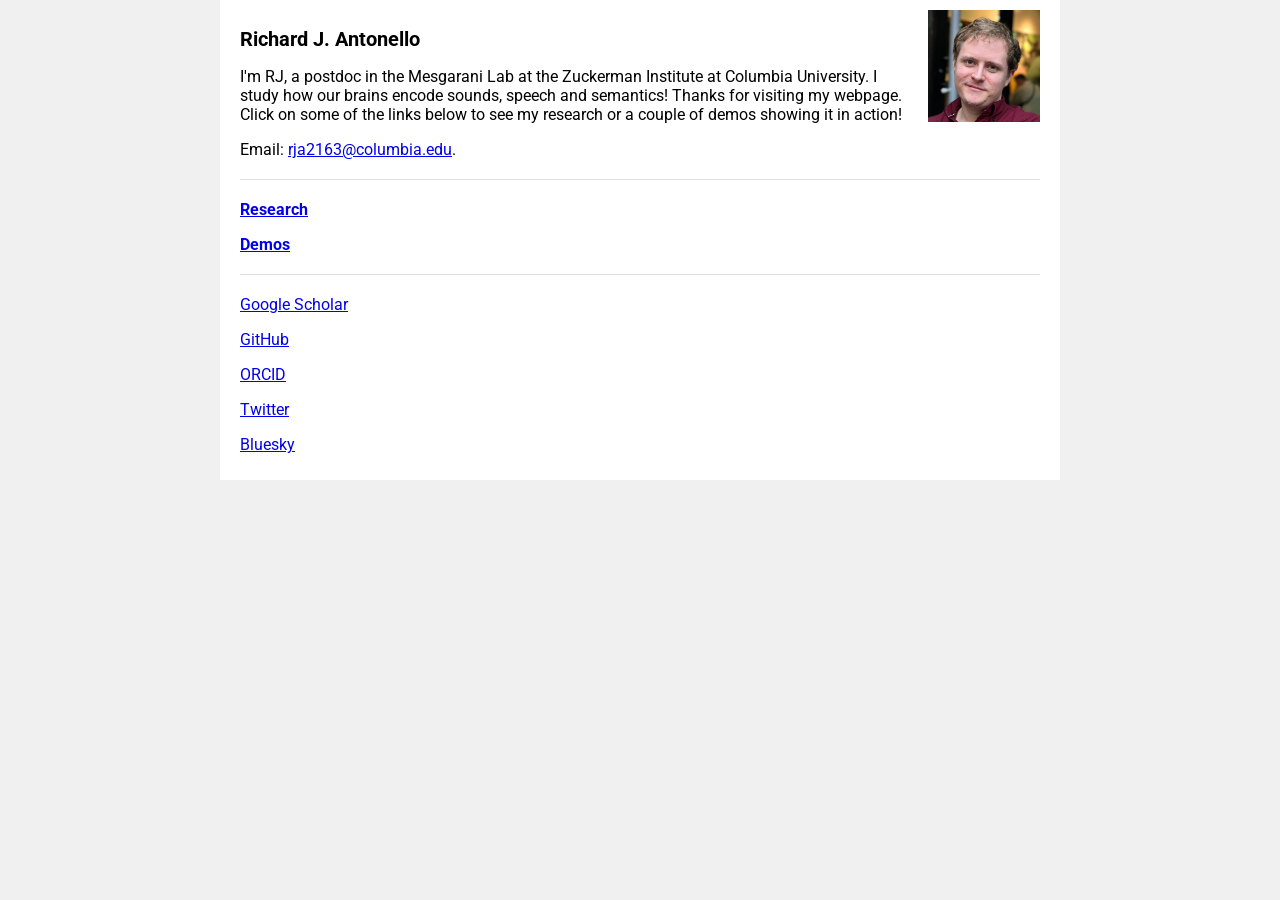
<file: index.html>
<!DOCTYPE html>
<html lang="en">
  <head>
    <meta charset="utf-8" />
    <meta name="viewport" content="width=device-width, initial-scale=1.0" />

    <title>Richard J. Antonello</title>

    <link href="https://fonts.googleapis.com/css?family=Roboto:400,400i,700&display=swap" rel="stylesheet" />
    <link rel="stylesheet" href="/main.css" />

    <meta property="og:title" content="Richard J. Antonello" />
  </head>

  <body>
    <main>
      <article>
        <img src="/images/me.jpg" alt="Richard J. Antonello" style="width:112px;float:right;margin-left:20px;">
        <h1>
          Richard J. Antonello
        </h1>
        <p>
          I'm RJ, a postdoc in the Mesgarani Lab at the Zuckerman Institute at Columbia University. I study how our brains encode sounds, speech and semantics! Thanks for visiting my webpage. Click on some of the links below to see my research or a couple of demos showing it in action!
        </p>
        <p>
          Email: <a href="mailto:rja2163@columbia.edu">rja2163@columbia.edu</a>.
        </p>
        <hr />
        <p>
          <a href="/research/" style="font-weight:bold;">Research</a>
        </p>
        <p>
          <a href="/demos/" style="font-weight:bold;">Demos</a>
        </p>
        <hr />
        <p>
          <a href="https://scholar.google.com/citations?user=EtEVFLoAAAAJ">Google Scholar</a>
        </p>
        <p>
          <a href="https://github.com/RAntonello">GitHub</a>
        </p>
        <p>
          <a href="https://orcid.org/0000-0002-9767-6060">ORCID</a>
        </p>
        <p>
          <a href="https://twitter.com/NeuroRJ">Twitter</a>
        </p>
        <p>
          <a href="https://bsky.app/profile/rjantonello.bsky.social">Bluesky</a>
        </p>
      </article>
    </main>
  </body>
</html>
</file>
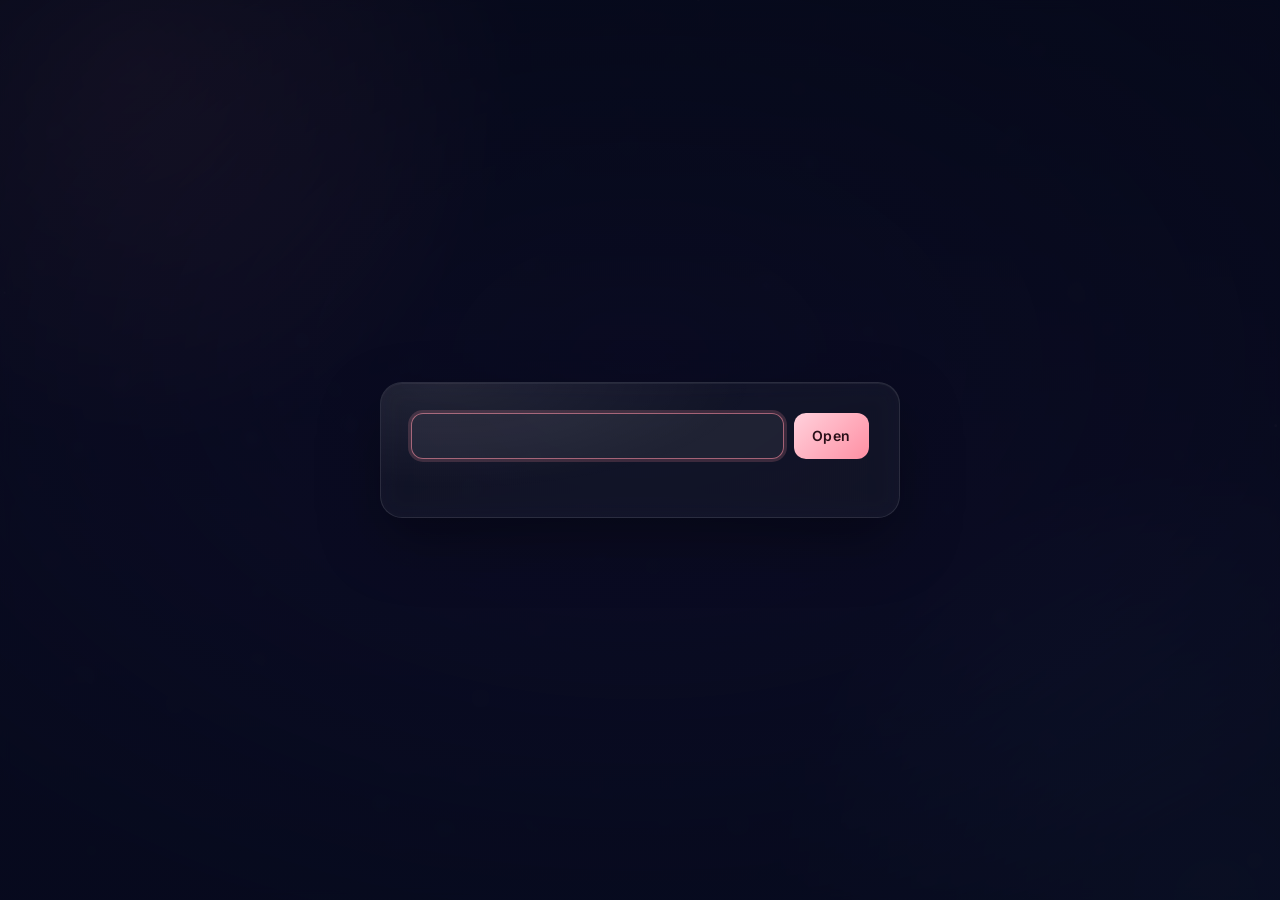
<file: atieh/index.html>
<!DOCTYPE html>
<html lang="en" class="locked">
  <head>
    <meta charset="utf-8" />
    <meta name="viewport" content="width=device-width, initial-scale=1.0" />
    <meta name="robots" content="noindex, nofollow" />
    <meta name="theme-color" content="#070a1c" />

    <title>&#9829;</title>

    <link rel="preconnect" href="https://fonts.googleapis.com" />
    <link rel="preconnect" href="https://fonts.gstatic.com" crossorigin />
    <link
      href="https://fonts.googleapis.com/css2?family=Cormorant+Garamond:ital,wght@0,500;0,600;1,400;1,500&family=Inter:wght@400;500;600;700&display=swap"
      rel="stylesheet"
    />

    <style>
      :root {
        color-scheme: dark;
        --bg0: #070a1c;
        --bg1: #120f30;
        --bg2: #0b0f2e;
        --text: #f6f3f8;
        --muted: rgba(246, 243, 248, 0.62);
        --faint: rgba(246, 243, 248, 0.4);
        --line: rgba(255, 255, 255, 0.1);
        --card: rgba(255, 255, 255, 0.045);
        --rose: #ff8fa3;
        --rose-digit: #ffd6de;
        --sky: #7cc4ff;
        --sky-digit: #d4eaff;
        --serif: "Cormorant Garamond", Georgia, serif;
        --sans: Inter, system-ui, -apple-system, "Segoe UI", sans-serif;
      }

      * {
        box-sizing: border-box;
      }

      html,
      body {
        margin: 0;
      }

      body {
        min-height: 100vh;
        background: linear-gradient(180deg, var(--bg0) 0%, var(--bg1) 60%, var(--bg2) 100%);
        color: var(--text);
        font-family: var(--sans);
        -webkit-font-smoothing: antialiased;
        overflow-x: hidden;
      }

      /* ---------- backdrop ---------- */
      #sky,
      #fx {
        position: fixed;
        inset: 0;
        width: 100%;
        height: 100%;
        display: block;
      }

      #sky {
        z-index: 0;
      }

      #fx {
        z-index: 3;
        pointer-events: none;
      }

      .glow {
        position: fixed;
        z-index: 0;
        pointer-events: none;
        border-radius: 50%;
      }

      .glow-a {
        width: 70vmax;
        height: 70vmax;
        left: -25vmax;
        top: -30vmax;
        background: radial-gradient(circle, rgba(255, 143, 163, 0.22) 0%, rgba(255, 143, 163, 0) 62%);
        animation: drift-a 28s ease-in-out infinite alternate;
      }

      .glow-b {
        width: 80vmax;
        height: 80vmax;
        right: -35vmax;
        bottom: -40vmax;
        background: radial-gradient(circle, rgba(124, 196, 255, 0.2) 0%, rgba(124, 196, 255, 0) 62%);
        animation: drift-b 36s ease-in-out infinite alternate;
      }

      @keyframes drift-a {
        to {
          transform: translate(8vmax, 6vmax);
        }
      }

      @keyframes drift-b {
        to {
          transform: translate(-8vmax, -5vmax);
        }
      }

      /* ---------- layout ---------- */
      .page {
        position: relative;
        z-index: 1;
        max-width: 840px;
        margin: 0 auto;
        padding: var(--sky-pad, 76px) 20px 64px;
      }

      /* ---------- cards ---------- */
      .card {
        position: relative;
        background: var(--card);
        border: 1px solid var(--line);
        border-radius: 22px;
        padding: 26px 28px;
        box-shadow: 0 24px 60px rgba(0, 0, 0, 0.35), inset 0 1px 0 rgba(255, 255, 255, 0.06);
        backdrop-filter: blur(12px);
        -webkit-backdrop-filter: blur(12px);
        transition: border-color 0.4s ease, box-shadow 0.4s ease, transform 0.4s ease;
      }

      .card::before {
        content: "";
        position: absolute;
        inset: 0;
        border-radius: inherit;
        background: radial-gradient(520px 180px at 12% 0%, rgba(255, 255, 255, 0.07), transparent 60%);
        pointer-events: none;
      }

      .card:hover {
        border-color: rgba(255, 255, 255, 0.18);
        transform: translateY(-2px);
      }

      /* ---------- the question at the door ---------- */
      .gate {
        position: fixed;
        inset: 0;
        z-index: 10;
        display: flex;
        align-items: center;
        justify-content: center;
        padding: 24px;
        background: radial-gradient(900px 600px at 50% 40%, rgba(7, 10, 28, 0.55), rgba(7, 10, 28, 0.88));
        backdrop-filter: blur(6px);
        -webkit-backdrop-filter: blur(6px);
        transition: opacity 0.8s ease;
      }

      .gate.open {
        opacity: 0;
        pointer-events: none;
      }

      .gate-card {
        width: min(520px, 100%);
        text-align: center;
        padding: 30px 30px 26px;
      }

      .gate-card:hover {
        transform: none;
      }

      .gate-row {
        display: flex;
        gap: 10px;
      }

      .gate-row input {
        flex: 1;
        min-width: 0;
        background: rgba(255, 255, 255, 0.06);
        border: 1px solid var(--line);
        border-radius: 12px;
        padding: 12px 14px;
        color: var(--text);
        font: 500 16px var(--sans);
        outline: none;
        transition: border-color 0.2s ease, box-shadow 0.2s ease;
      }

      .gate-row input::placeholder {
        color: var(--faint);
      }

      .gate-row input:focus {
        border-color: rgba(255, 143, 163, 0.6);
        box-shadow: 0 0 0 3px rgba(255, 143, 163, 0.18);
      }

      .gate-row button {
        border: 0;
        border-radius: 12px;
        padding: 12px 18px;
        font: 600 14px var(--sans);
        letter-spacing: 0.04em;
        color: #2a0f18;
        background: linear-gradient(135deg, #ffd1dc, #ff8fa3);
        cursor: pointer;
        transition: transform 0.15s ease, filter 0.15s ease;
      }

      .gate-row button:hover {
        filter: brightness(1.06);
      }

      .gate-row button:active {
        transform: scale(0.97);
      }

      .gate-msg {
        margin: 14px 0 0;
        min-height: 1.4em;
        font-size: 13px;
        color: var(--muted);
      }

      .gate-card.shake {
        animation: shake 0.5s ease;
      }

      @keyframes shake {
        10%, 90% { transform: translateX(-2px); }
        20%, 80% { transform: translateX(4px); }
        30%, 50%, 70% { transform: translateX(-6px); }
        40%, 60% { transform: translateX(6px); }
      }

      html.locked .page {
        visibility: hidden;
      }

      @media (max-width: 680px) {
        .card {
          padding: 22px 20px;
        }
      }

      @media (prefers-reduced-motion: reduce) {
        .glow {
          animation: none;
        }

        .card {
          transition: none;
        }
      }
    </style>
  </head>

  <body>
    <canvas id="sky" aria-hidden="true"></canvas>
    <div class="glow glow-a" aria-hidden="true"></div>
    <div class="glow glow-b" aria-hidden="true"></div>
    <canvas id="fx" aria-hidden="true"></canvas>

    <div class="gate" id="gate" role="dialog" aria-label="Password">
      <form class="card gate-card" id="gate-form" autocomplete="off">
        <div class="gate-row">
          <input id="gate-input" type="text" autocapitalize="none" autocorrect="off" spellcheck="false" aria-label="Password" />
          <button type="submit">Open</button>
        </div>
        <p class="gate-msg" id="gate-msg" aria-live="polite"></p>
      </form>
    </div>

    <main class="page" id="page"></main>

    <script>
      (() => {
        "use strict";

        const reduceMotion = window.matchMedia("(prefers-reduced-motion: reduce)").matches;
        const $ = (sel, root = document) => root.querySelector(sel);
        const TAU = Math.PI * 2;
        const clamp = (v, lo, hi) => Math.max(lo, Math.min(hi, v));

        // Everything that is hers (the words, the dates, the star maps, the photos,
        // and the page that shows them) lives in secret.bin, encrypted with a key
        // derived from the answer to the question at the door. Nothing here knows
        // the answer, or what is inside.
        const SECRET_URL = "secret.bin";
        const SALT = "neurorj-atieh-pbkdf2-v1";
        const ITERATIONS = 300000;
        const KEY_STORE = "atieh-key";
        let locked = true;

        // ---------- starfield ----------
        const sky = $("#sky");
        const fx = $("#fx");
        const sctx = sky.getContext("2d");
        const fctx = fx.getContext("2d");
        let W = 0, H = 0;
        let stars = [];
        const shots = [];
        let nextShot = 2500;
        const STAR_COLORS = {
          white: "255, 255, 255",
          rose: "255, 190, 205",
          sky: "190, 225, 255",
        };

        // what the opened page can reach: the canvases, the shooting stars, and
        // hooks into the sky and the frame loop
        const hooks = { before: [], sky: [], frame: [], resize: [] };
        const S = {
          $, clamp, TAU, reduceMotion, sky, fx, sctx, fctx, shots, spawnShot,
          get W() { return W; },
          get H() { return H; },
          delayShots(ms) { nextShot = performance.now() + ms; },
          on(kind, fn) { (hooks[kind] || (hooks[kind] = [])).push(fn); },
          starPainter: null,   // (ctx, star, alpha, t) => true if it drew the star itself
          wash: 0,             // a warm wash over the sky, 0..1
          twinkle: 0,          // extra twinkle, 0..1
        };

        function resize() {
          const dpr = Math.min(window.devicePixelRatio || 1, 2);
          W = window.innerWidth;
          H = window.innerHeight;
          for (const [c, ctx] of [[sky, sctx], [fx, fctx]]) {
            c.width = Math.round(W * dpr);
            c.height = Math.round(H * dpr);
            ctx.setTransform(dpr, 0, 0, dpr, 0, 0);
          }
          const count = Math.min(420, Math.round((W * H) / 5200));
          stars = [];
          for (let i = 0; i < count; i++) {
            const roll = Math.random();
            stars.push({
              x: Math.random() * W,
              y: Math.random() * H,
              r: Math.random() * 1.25 + 0.35,
              a: Math.random() * 0.5 + 0.25,
              ph: Math.random() * TAU,
              sp: Math.random() * 1.4 + 0.3,
              c: roll < 0.12 ? STAR_COLORS.rose : roll < 0.3 ? STAR_COLORS.sky : STAR_COLORS.white,
              drift: Math.random() * 0.012 + 0.004,
            });
          }
          for (const h of hooks.resize) h();
          if (reduceMotion) drawSky(0);
        }

        function spawnShot() {
          const angle = (28 + Math.random() * 20) * (Math.PI / 180);
          const speed = 700 + Math.random() * 380;
          shots.push({
            x: Math.random() * W * 0.9,
            y: Math.random() * H * 0.45,
            vx: Math.cos(angle) * speed,
            vy: Math.sin(angle) * speed,
            life: 1,
            decay: 0.9 + Math.random() * 0.45,
            len: 110 + Math.random() * 90,
          });
        }

        function drawSky(t, dt = 0) {
          sctx.clearRect(0, 0, W, H);
          const twBoost = 1 + 0.6 * S.twinkle;
          for (const s of stars) {
            const tw = reduceMotion ? 1 : 0.62 + 0.38 * Math.sin(t * 0.0011 * s.sp + s.ph);
            const a = Math.min(1, s.a * tw * twBoost);
            if (!(S.starPainter && S.starPainter(sctx, s, a, t))) {
              sctx.fillStyle = "rgba(" + s.c + "," + a.toFixed(3) + ")";
              sctx.beginPath();
              sctx.arc(s.x, s.y, s.r, 0, TAU);
              sctx.fill();
            }
            if (!reduceMotion) {
              s.y += s.drift;
              if (s.y > H + 2) s.y = -2;
            }
          }
          if (S.wash > 0.01) {
            const g = sctx.createRadialGradient(W / 2, H * 0.4, 0, W / 2, H * 0.4, Math.max(W, H) * 0.7);
            g.addColorStop(0, "rgba(255, 200, 140," + (0.13 * S.wash).toFixed(3) + ")");
            g.addColorStop(1, "rgba(255, 200, 140, 0)");
            sctx.fillStyle = g;
            sctx.fillRect(0, 0, W, H);
          }
          for (const h of hooks.sky) h(t, dt);
          if (reduceMotion) return;

          if (t > nextShot) {
            spawnShot();
            nextShot = t + 6000 + Math.random() * 9000;
          }
          for (let i = shots.length - 1; i >= 0; i--) {
            const sh = shots[i];
            sh.x += sh.vx * dt;
            sh.y += sh.vy * dt;
            sh.life -= sh.decay * dt;
            if (sh.life <= -0.35 || sh.x > W + 200 || sh.y > H + 200) {
              shots.splice(i, 1);
              continue;
            }
            if (sh.life <= 0) continue;
            const mag = Math.hypot(sh.vx, sh.vy);
            const tx = sh.x - (sh.vx / mag) * sh.len;
            const ty = sh.y - (sh.vy / mag) * sh.len;
            const g = sctx.createLinearGradient(sh.x, sh.y, tx, ty);
            const a = Math.min(1, sh.life) * 0.9;
            g.addColorStop(0, "rgba(255,255,255," + a.toFixed(3) + ")");
            g.addColorStop(1, "rgba(255,255,255,0)");
            sctx.strokeStyle = g;
            sctx.lineWidth = 1.6;
            sctx.lineCap = "round";
            sctx.beginPath();
            sctx.moveTo(sh.x, sh.y);
            sctx.lineTo(tx, ty);
            sctx.stroke();
          }
        }

        // ---------- animation loop ----------
        let last = 0;
        let running = false;
        function frame(t) {
          if (!running) return;
          const dt = last ? Math.min(0.05, (t - last) / 1000) : 0;
          last = t;
          for (const h of hooks.before) h(t, dt);
          drawSky(t, dt);
          for (const h of hooks.frame) h(t, dt);
          requestAnimationFrame(frame);
        }

        function start() {
          if (running || reduceMotion) return;
          running = true;
          last = 0;
          requestAnimationFrame(frame);
        }

        function stop() {
          running = false;
        }

        window.addEventListener("resize", resize);
        document.addEventListener("visibilitychange", () => (document.hidden ? stop() : start()));
        resize();
        start();

        // ---------- opening the page once the secret is open ----------
        // The page itself (its words, styles and code) is part of the secret.
        function openPage(p, animated) {
          if (typeof p.js !== "string") throw new Error("format");
          new Function("S", "p", "animated", p.js)(S, p, animated);
        }

        function unlock(animated) {
          locked = false;
          const gate = $("#gate");
          document.documentElement.classList.remove("locked");
          if (!gate) return;
          if (animated) {
            gate.classList.add("open");
            setTimeout(() => gate.remove(), 900);
          } else {
            gate.remove();
          }
        }

        // ---------- the question at the door ----------
        const enc = (s) => new TextEncoder().encode(s);
        let secretBuf = null;

        function normaliseAnswer(s) {
          return s.toLowerCase().normalize("NFKD").replace(/[^a-z0-9]/g, "");
        }

        async function fetchSecret() {
          if (!secretBuf) {
            const r = await fetch(SECRET_URL);
            if (!r.ok) throw new Error("fetch");
            secretBuf = await r.arrayBuffer();
          }
          return secretBuf;
        }

        async function keyFromAnswer(answer) {
          const base = await crypto.subtle.importKey("raw", enc(normaliseAnswer(answer)), "PBKDF2", false, ["deriveKey"]);
          return crypto.subtle.deriveKey(
            { name: "PBKDF2", salt: enc(SALT), iterations: ITERATIONS, hash: "SHA-256" },
            base, { name: "AES-GCM", length: 256 }, true, ["decrypt"]
          );
        }

        async function openSecret(key) {
          const buf = new Uint8Array(await fetchSecret());
          if (buf.length < 17 || String.fromCharCode(buf[0], buf[1], buf[2], buf[3]) !== "ATH1") throw new Error("format");
          const plain = await crypto.subtle.decrypt({ name: "AES-GCM", iv: buf.slice(4, 16) }, key, buf.slice(16));
          return JSON.parse(new TextDecoder().decode(plain));
        }

        async function rememberKey(key) {
          try {
            const raw = new Uint8Array(await crypto.subtle.exportKey("raw", key));
            localStorage.setItem(KEY_STORE, btoa(String.fromCharCode(...raw)));
          } catch (e) { /* private mode etc. */ }
        }

        async function rememberedKey() {
          try {
            const b64 = localStorage.getItem(KEY_STORE);
            if (!b64) return null;
            const raw = Uint8Array.from(atob(b64), (c) => c.charCodeAt(0));
            return await crypto.subtle.importKey("raw", raw, "AES-GCM", true, ["decrypt"]);
          } catch (e) {
            return null;
          }
        }

        (async () => {
          const form = $("#gate-form");
          const input = $("#gate-input");
          const msg = $("#gate-msg");
          const card = $(".gate-card");
          const button = $("button", form);
          if (!window.crypto || !crypto.subtle) {
            msg.textContent = "This page needs a secure (https) connection.";
            return;
          }
          const key = await rememberedKey();
          if (key) {
            try {
              openPage(await openSecret(key), false);
              unlock(false);
              return;
            } catch (e) {
              // a remembered key that no longer fits is normal after the password changes
              if (!(e && e.name === "OperationError")) console.error(e);
              try { localStorage.removeItem(KEY_STORE); } catch (_) { /* ignore */ }
            }
          }
          if (window.matchMedia("(hover: hover)").matches) setTimeout(() => input.focus(), 400);
          let busy = false;
          form.addEventListener("submit", async (ev) => {
            ev.preventDefault();
            if (busy) return;
            const guess = normaliseAnswer(input.value);
            if (!guess) return;
            busy = true;
            button.disabled = true;
            msg.textContent = "…";
            try {
              const k = await keyFromAnswer(guess);
              let payload;
              try {
                payload = await openSecret(k);
              } catch (e) {
                if (e && e.message === "fetch") {
                  msg.textContent = "Couldn't load the page. Check your connection and try again.";
                  return;
                }
                throw e;
              }
              msg.textContent = "♥";
              await rememberKey(k);
              openPage(payload, true);
              unlock(true);
            } catch (e) {
              if (!(e && e.name === "OperationError")) console.error(e);
              msg.textContent = "Not quite. Try again.";
              card.classList.remove("shake");
              void card.offsetWidth;
              card.classList.add("shake");
              input.select();
            } finally {
              busy = false;
              button.disabled = false;
            }
          });
        })();
      })();
    </script>
  </body>
</html>
</file>
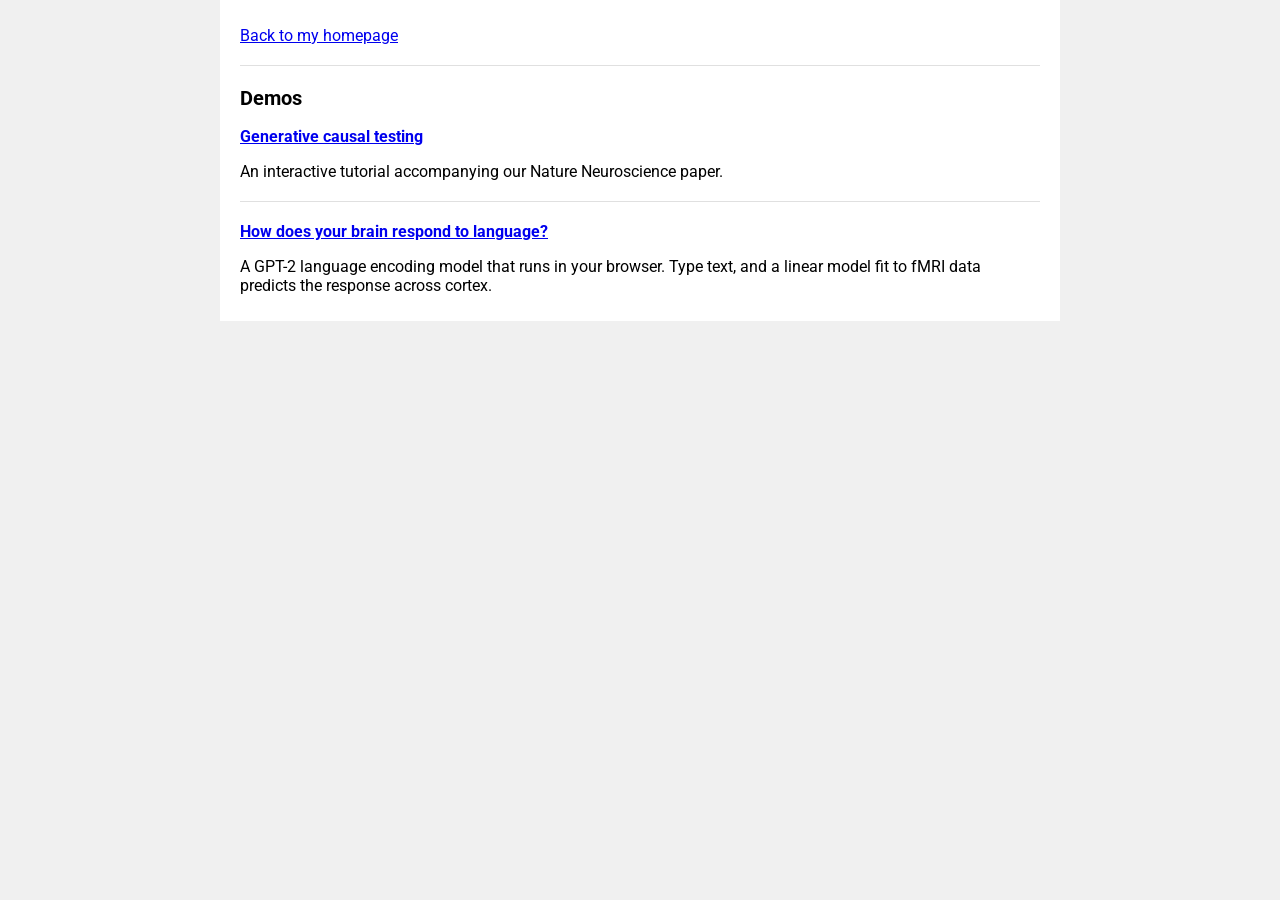
<file: demos/index.html>
<!DOCTYPE html>
<html lang="en">
  <head>
    <meta charset="utf-8" />
    <meta name="viewport" content="width=device-width, initial-scale=1.0" />

    <title>Demos | Richard J. Antonello</title>

    <link href="https://fonts.googleapis.com/css?family=Roboto:400,400i,700&display=swap" rel="stylesheet" />
    <link rel="stylesheet" href="/main.css" />
  </head>

  <body>
    <main>
      <article>
        <p><a href="/">Back to my homepage</a></p>
        <hr />
        <h1>Demos</h1>
        <p>
          <a href="/demos/gct/" style="font-weight:bold;">Generative causal testing</a>
        </p>
        <p>
          An interactive tutorial accompanying our Nature Neuroscience paper.
        </p>
        <hr />
        <p>
          <a href="/demos/brain/" style="font-weight:bold;">How does your brain respond to language?</a>
        </p>
        <p>
          A GPT-2 language encoding model that runs in your browser. Type text, and a linear model fit to fMRI data predicts the response across cortex.
        </p>
      </article>
    </main>
  </body>
</html>
</file>
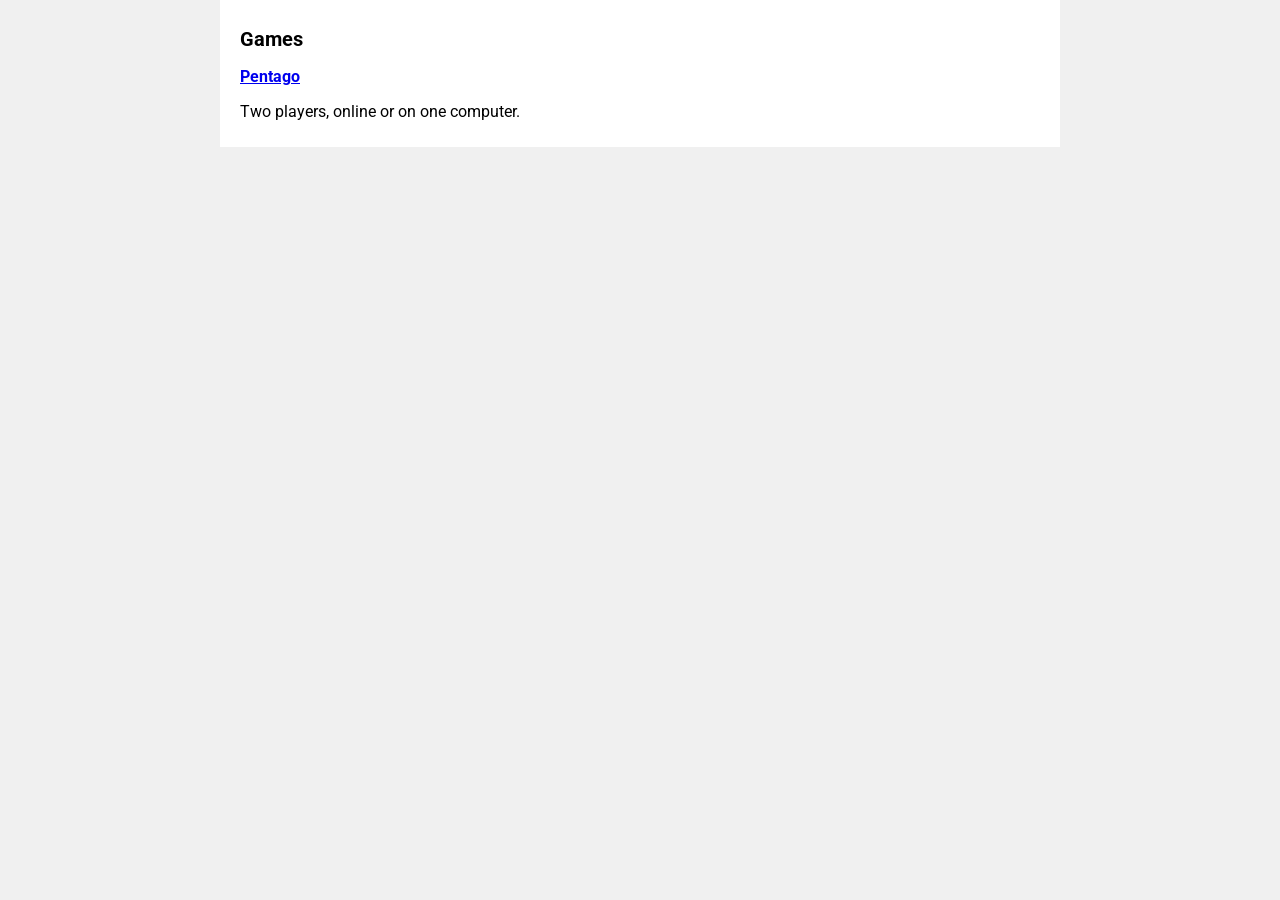
<file: games/index.html>
<!DOCTYPE html>
<html lang="en">
  <head>
    <meta charset="utf-8" />
    <meta name="viewport" content="width=device-width, initial-scale=1.0" />
    <meta name="robots" content="noindex" />

    <title>Games</title>

    <link href="https://fonts.googleapis.com/css?family=Roboto:400,400i,700&display=swap" rel="stylesheet" />
    <link rel="stylesheet" href="/main.css" />
  </head>

  <body>
    <main>
      <article>
        <h1>Games</h1>
        <p>
          <a href="/games/pentago/" style="font-weight:bold;">Pentago</a>
        </p>
        <p>
          Two players, online or on one computer.
        </p>
      </article>
    </main>
  </body>
</html>
</file>
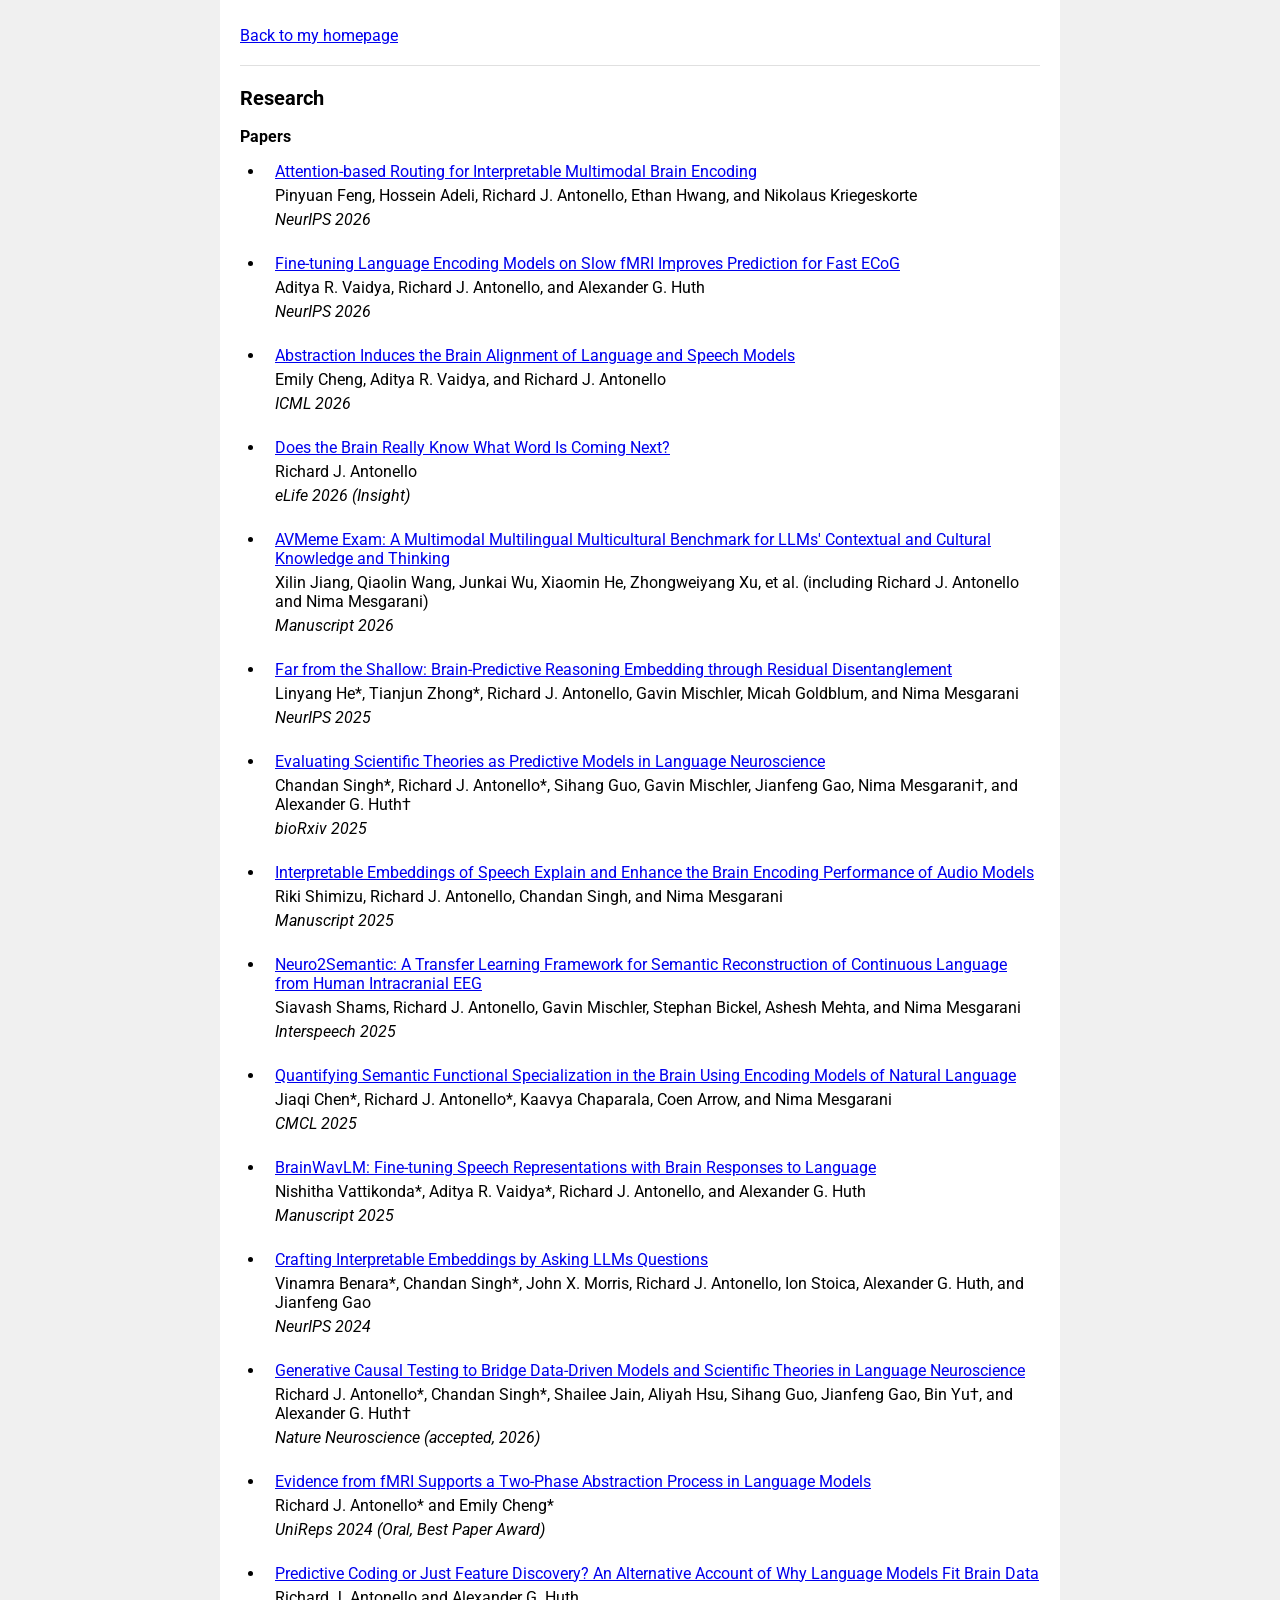
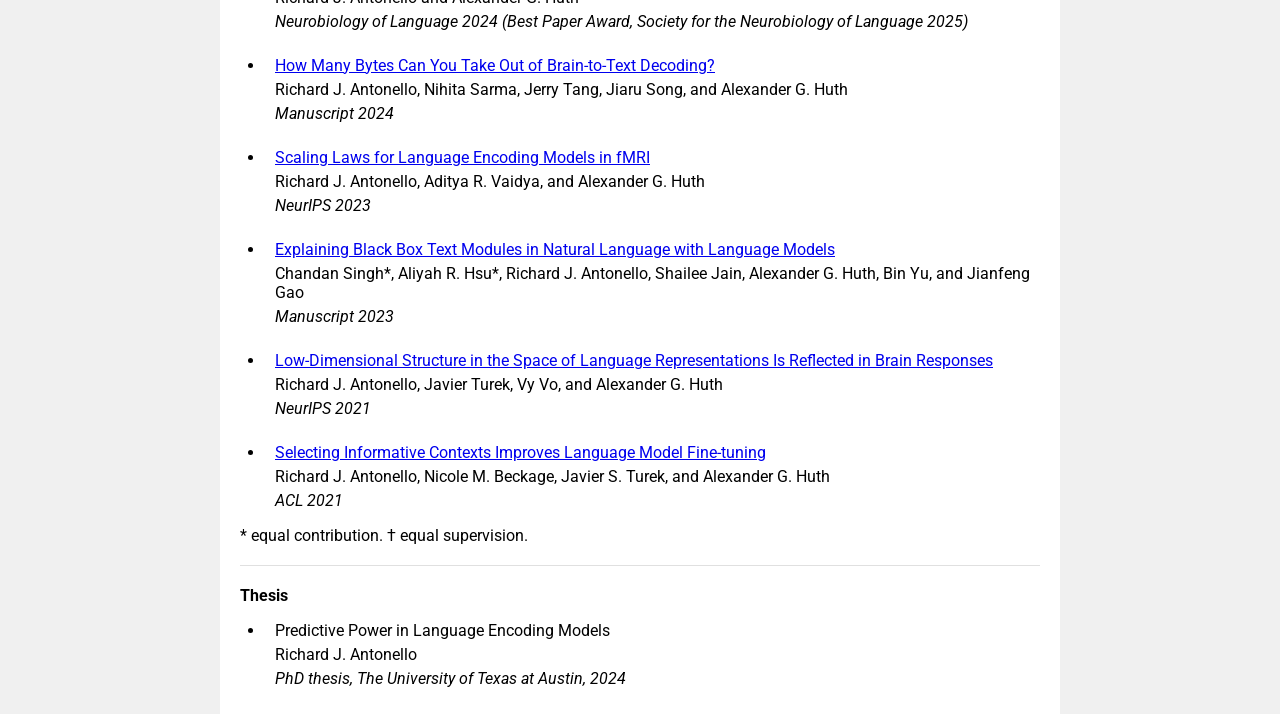
<file: research/index.html>
<!DOCTYPE html>
<html lang="en">
  <head>
    <meta charset="utf-8" />
    <meta name="viewport" content="width=device-width, initial-scale=1.0" />

    <title>Research | Richard J. Antonello</title>

    <link href="https://fonts.googleapis.com/css?family=Roboto:400,400i,700&display=swap" rel="stylesheet" />
    <link rel="stylesheet" href="/main.css" />
  </head>

  <body>
    <main>
      <article>
        <p><a href="/">Back to my homepage</a></p>
        <hr />
        <h1>Research</h1>

        <h2>Papers</h2>
        <ol class="paper-list">
          <li><a href="https://openreview.net/forum?id=SWM0cCjlXg">Attention-based Routing for Interpretable Multimodal Brain Encoding</a><p>Pinyuan Feng, Hossein Adeli, Richard J. Antonello, Ethan Hwang, and Nikolaus Kriegeskorte</p><p style="font-style:italic;">NeurIPS 2026</p></li>
          <li><a href="https://arxiv.org/abs/2605.19224">Fine-tuning Language Encoding Models on Slow fMRI Improves Prediction for Fast ECoG</a><p>Aditya R. Vaidya, Richard J. Antonello, and Alexander G. Huth</p><p style="font-style:italic;">NeurIPS 2026</p></li>
          <li><a href="https://arxiv.org/abs/2602.04081">Abstraction Induces the Brain Alignment of Language and Speech Models</a><p>Emily Cheng, Aditya R. Vaidya, and Richard J. Antonello</p><p style="font-style:italic;">ICML 2026</p></li>
          <li><a href="https://elifesciences.org/articles/111163">Does the Brain Really Know What Word Is Coming Next?</a><p>Richard J. Antonello</p><p style="font-style:italic;">eLife 2026 (Insight)</p></li>
          <li><a href="https://arxiv.org/abs/2601.17645">AVMeme Exam: A Multimodal Multilingual Multicultural Benchmark for LLMs' Contextual and Cultural Knowledge and Thinking</a><p>Xilin Jiang, Qiaolin Wang, Junkai Wu, Xiaomin He, Zhongweiyang Xu, et al. (including Richard J. Antonello and Nima Mesgarani)</p><p style="font-style:italic;">Manuscript 2026</p></li>
          <li><a href="https://arxiv.org/abs/2510.22860">Far from the Shallow: Brain-Predictive Reasoning Embedding through Residual Disentanglement</a><p>Linyang He*, Tianjun Zhong*, Richard J. Antonello, Gavin Mischler, Micah Goldblum, and Nima Mesgarani</p><p style="font-style:italic;">NeurIPS 2025</p></li>
          <li><a href="https://doi.org/10.1101/2025.08.12.669958">Evaluating Scientific Theories as Predictive Models in Language Neuroscience</a><p>Chandan Singh*, Richard J. Antonello*, Sihang Guo, Gavin Mischler, Jianfeng Gao, Nima Mesgarani&dagger;, and Alexander G. Huth&dagger;</p><p style="font-style:italic;">bioRxiv 2025</p></li>
          <li><a href="https://arxiv.org/abs/2507.16080">Interpretable Embeddings of Speech Explain and Enhance the Brain Encoding Performance of Audio Models</a><p>Riki Shimizu, Richard J. Antonello, Chandan Singh, and Nima Mesgarani</p><p style="font-style:italic;">Manuscript 2025</p></li>
          <li><a href="https://arxiv.org/abs/2506.00381">Neuro2Semantic: A Transfer Learning Framework for Semantic Reconstruction of Continuous Language from Human Intracranial EEG</a><p>Siavash Shams, Richard J. Antonello, Gavin Mischler, Stephan Bickel, Ashesh Mehta, and Nima Mesgarani</p><p style="font-style:italic;">Interspeech 2025</p></li>
          <li><a href="https://aclanthology.org/2025.cmcl-1.12/">Quantifying Semantic Functional Specialization in the Brain Using Encoding Models of Natural Language</a><p>Jiaqi Chen*, Richard J. Antonello*, Kaavya Chaparala, Coen Arrow, and Nima Mesgarani</p><p style="font-style:italic;">CMCL 2025</p></li>
          <li><a href="https://arxiv.org/abs/2502.08866">BrainWavLM: Fine-tuning Speech Representations with Brain Responses to Language</a><p>Nishitha Vattikonda*, Aditya R. Vaidya*, Richard J. Antonello, and Alexander G. Huth</p><p style="font-style:italic;">Manuscript 2025</p></li>
          <li><a href="https://arxiv.org/abs/2405.16714">Crafting Interpretable Embeddings by Asking LLMs Questions</a><p>Vinamra Benara*, Chandan Singh*, John X. Morris, Richard J. Antonello, Ion Stoica, Alexander G. Huth, and Jianfeng Gao</p><p style="font-style:italic;">NeurIPS 2024</p></li>
          <li><a href="https://arxiv.org/abs/2410.00812">Generative Causal Testing to Bridge Data-Driven Models and Scientific Theories in Language Neuroscience</a><p>Richard J. Antonello*, Chandan Singh*, Shailee Jain, Aliyah Hsu, Sihang Guo, Jianfeng Gao, Bin Yu&dagger;, and Alexander G. Huth&dagger;</p><p style="font-style:italic;">Nature Neuroscience (accepted, 2026)</p></li>
          <li><a href="https://arxiv.org/abs/2409.05771">Evidence from fMRI Supports a Two-Phase Abstraction Process in Language Models</a><p>Richard J. Antonello* and Emily Cheng*</p><p style="font-style:italic;">UniReps 2024 (Oral, Best Paper Award)</p></li>
          <li><a href="https://doi.org/10.1162/nol_a_00087">Predictive Coding or Just Feature Discovery? An Alternative Account of Why Language Models Fit Brain Data</a><p>Richard J. Antonello and Alexander G. Huth</p><p style="font-style:italic;">Neurobiology of Language 2024 (Best Paper Award, Society for the Neurobiology of Language 2025)</p></li>
          <li><a href="https://arxiv.org/abs/2405.14055">How Many Bytes Can You Take Out of Brain-to-Text Decoding?</a><p>Richard J. Antonello, Nihita Sarma, Jerry Tang, Jiaru Song, and Alexander G. Huth</p><p style="font-style:italic;">Manuscript 2024</p></li>
          <li><a href="https://arxiv.org/abs/2305.11863">Scaling Laws for Language Encoding Models in fMRI</a><p>Richard J. Antonello, Aditya R. Vaidya, and Alexander G. Huth</p><p style="font-style:italic;">NeurIPS 2023</p></li>
          <li><a href="https://arxiv.org/abs/2305.09863">Explaining Black Box Text Modules in Natural Language with Language Models</a><p>Chandan Singh*, Aliyah R. Hsu*, Richard J. Antonello, Shailee Jain, Alexander G. Huth, Bin Yu, and Jianfeng Gao</p><p style="font-style:italic;">Manuscript 2023</p></li>
          <li><a href="https://arxiv.org/abs/2106.05426">Low-Dimensional Structure in the Space of Language Representations Is Reflected in Brain Responses</a><p>Richard J. Antonello, Javier Turek, Vy Vo, and Alexander G. Huth</p><p style="font-style:italic;">NeurIPS 2021</p></li>
          <li><a href="https://aclanthology.org/2021.acl-long.87/">Selecting Informative Contexts Improves Language Model Fine-tuning</a><p>Richard J. Antonello, Nicole M. Beckage, Javier S. Turek, and Alexander G. Huth</p><p style="font-style:italic;">ACL 2021</p></li>
        </ol>
        <p>* equal contribution. &dagger; equal supervision.</p>

        <hr />
        <h2>Thesis</h2>
        <ol class="paper-list">
          <li>Predictive Power in Language Encoding Models<p>Richard J. Antonello</p><p style="font-style:italic;">PhD thesis, The University of Texas at Austin, 2024</p></li>
        </ol>
      </article>
    </main>
  </body>
</html>
</file>
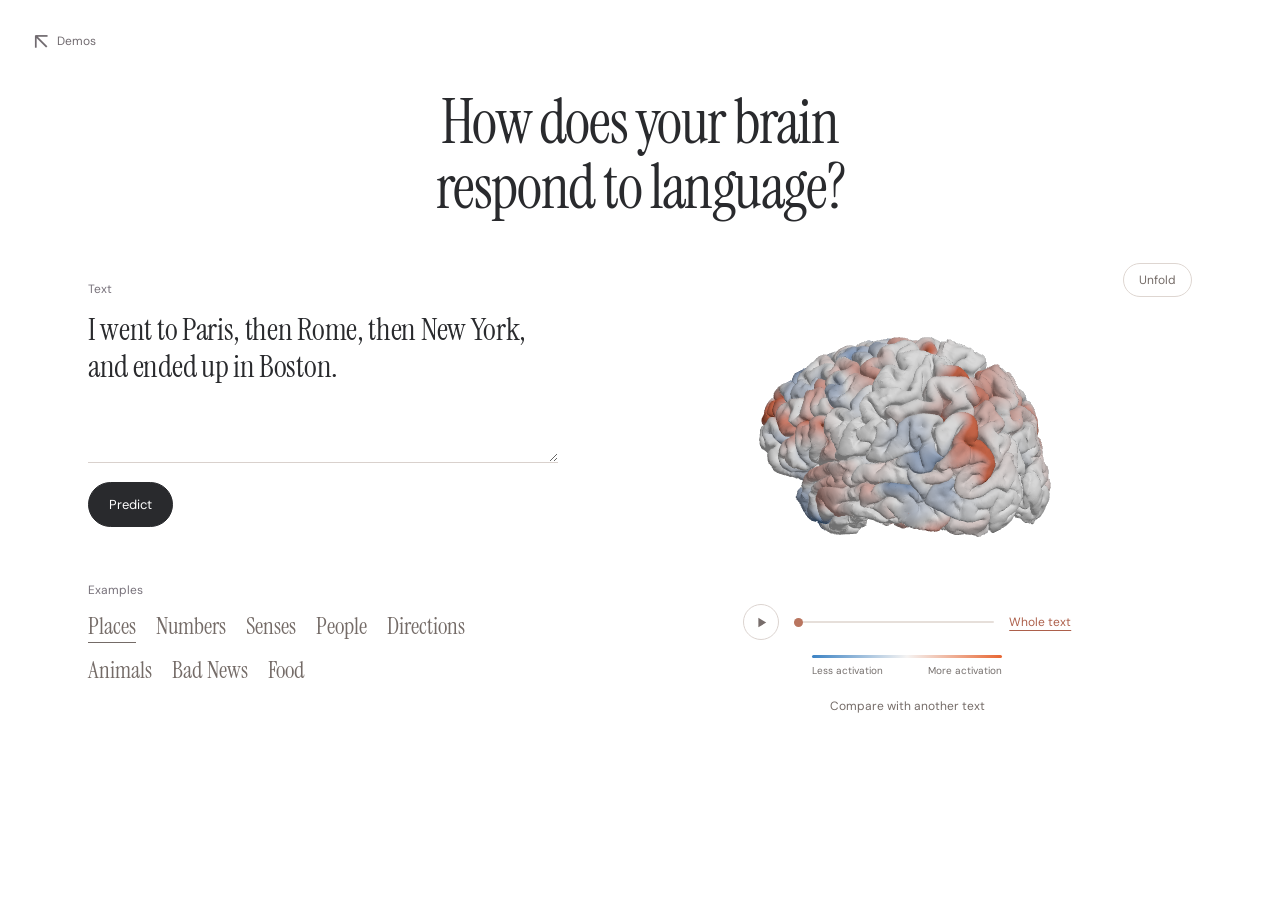
<file: demos/brain/index.html>
<!DOCTYPE html>
<html lang="en">
<head>
  <meta charset="utf-8">
  <meta name="viewport" content="width=device-width, initial-scale=1">
  <meta name="theme-color" content="#ffffff">
  <meta name="description" content="Explore how a language encoding model predicts brain responses. Try a sentence and watch its response unfold on a rotatable 3D brain.">
  <title>How does your brain respond to language? | Richard J. Antonello</title>
  <link rel="stylesheet" href="demo.css?v=compare-2">
  <script type="module" src="demo.js?v=compare-2"></script>
</head>
<body>
  <nav class="navigation" aria-label="Site navigation">
    <a href="/demos/"><span aria-hidden="true">↖</span> Demos</a>
  </nav>
  <main>
    <header class="intro">
      <h1>How does your brain<br>respond to language?</h1>
    </header>
    <div class="explorer">
      <section class="editor" aria-labelledby="text-label">
        <label id="text-label" for="text">Text</label>
        <div class="text-field">
          <textarea id="text" rows="3" spellcheck="false" placeholder="Enter text">I went to Paris, then Rome, then New York, and ended up in Boston.</textarea>
        </div>
        <div class="editor-actions">
          <button id="go" class="predict-button" type="button">Predict</button>
        </div>
        <div class="status-line">
          <span id="status" role="status" aria-live="polite">Loading examples…</span>
          <button id="retry" class="text-button" type="button" hidden>Retry</button>
        </div>
      </section>
      <section class="examples" aria-labelledby="examples-label">
        <h2 id="examples-label">Examples</h2>
        <div id="examples" class="example-list"></div>
      </section>
      <section class="brain-panel" aria-label="Predicted brain response">
        <div class="brain-visual" id="brain-visual" aria-busy="true">
          <canvas id="brain" tabindex="0" role="img" aria-label="3D brain showing the predicted response. Drag to rotate, use the arrow keys, or press Home to reset the view."></canvas>
          <span id="brain-loading" class="brain-loading" role="status">Loading brain…</span>
          <button id="brain-retry" class="text-button brain-retry" type="button" hidden>Retry loading the brain</button>
        </div>
        <div class="view-controls">
          <span id="view-status" role="status" aria-live="polite"></span>
          <button id="fold" class="view-toggle" type="button" aria-label="Unfold the brain into a flatmap" disabled>Unfold</button>
        </div>
        <div class="response-controls" id="response-controls" inert>
          <p id="readout" class="readout" aria-hidden="true"></p>
          <div class="playback">
            <button id="play" class="play-button" type="button" aria-label="Play the response" title="Play the response" aria-pressed="false">
              <svg class="play-icon" viewBox="0 0 24 24" aria-hidden="true"><path d="M9 6.5 18 12l-9 5.5Z"/></svg>
              <svg class="pause-icon" viewBox="0 0 24 24" aria-hidden="true"><path d="M8 6v12M16 6v12"/></svg>
            </button>
            <input id="pos" class="timeline" type="range" min="0" max="1" step="0.01" value="0" aria-label="Position in the text">
            <button id="whole" class="text-button whole-button" type="button" aria-pressed="true">Whole text</button>
          </div>
          <div id="legend" class="activation-legend" role="img" aria-label="Blue means less activation; red means more activation.">
            <span class="legend-scale"></span>
            <span id="legend-low">Less activation</span><span id="legend-high">More activation</span>
          </div>
        </div>
        <div class="compare">
          <button id="pin" class="text-button" type="button" disabled>Compare with another text</button>
          <div id="compare-panel" class="compare-panel" hidden>
            <p id="compare-note" class="compare-note"><span class="name-baseline"></span> is the baseline. Choose another example or predict new text to compare with it.</p>
            <div id="compare-modes" class="compare-modes" role="group" aria-label="Brain display">
              <button class="mode-button" type="button" data-mode="diff" aria-pressed="false"><span class="name-current"></span> − <span class="name-baseline"></span></button>
              <button class="mode-button" type="button" data-mode="current" aria-pressed="true"><span class="name-current"></span></button>
              <button class="mode-button" type="button" data-mode="baseline" aria-pressed="false"><span class="name-baseline"></span></button>
            </div>
            <button id="unpin" class="text-button" type="button">Stop comparing</button>
          </div>
        </div>
      </section>
    </div>
  </main>
</body>
</html>
</file>
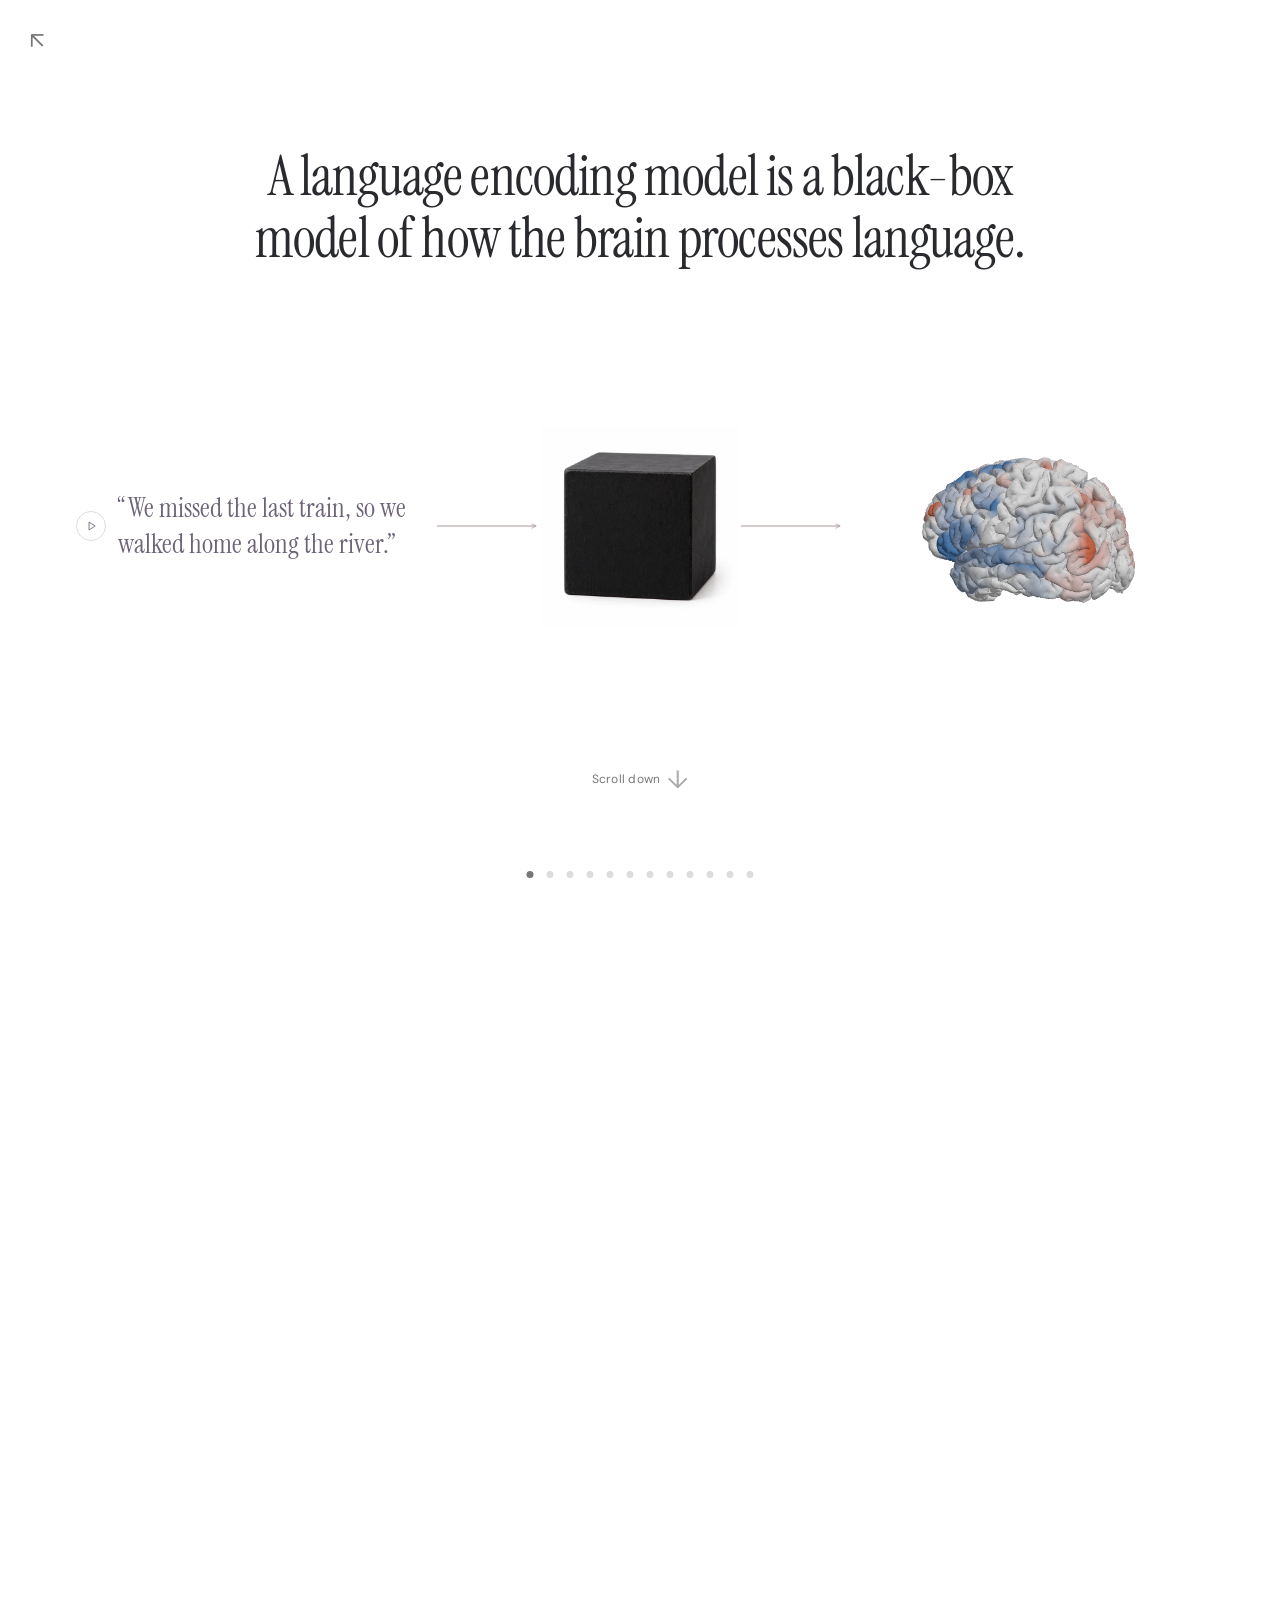
<file: demos/gct/index.html>
<!DOCTYPE html>
<html lang="en">
<head>
  <meta charset="utf-8">
  <meta name="viewport" content="width=device-width, initial-scale=1">
  <meta name="theme-color" content="#ffffff">
  <title>Language encoding models · Generative causal testing</title>
  <link rel="stylesheet" href="tutorial.css?v=f906428c32">
  <script defer src="tutorial.js?v=5156403610"></script>
  <script defer src="paper-box.js"></script>
  <script defer src="weights-box.js?v=b4a1f7e1c2"></script>
  <script defer src="paper-actions.js?v=afab745500"></script>
  <script defer src="paragraph-audio.js?v=0aaf04ed13"></script>
</head>
<body>
  <a class="back" href="/demos/" aria-label="Back to demos" title="Back to demos">↖</a>
  <main id="story-scroll">
    <div class="stage">
      <section class="panel opening-panel" id="opening" aria-labelledby="opening-title">
        <h1 id="opening-title">A language encoding model is a black-box model of how the brain processes language.</h1>
        <p id="model-description">The model takes a language snippet as input and outputs a prediction of how a person's brain will light up when it hears that snippet.</p>
      </section>
      <section class="panel experiment-panel" id="playground" aria-labelledby="playground-title" aria-hidden="true" inert>
        <h2 id="playground-title">Language encoding models are useful tools for studying biological language processing, as they allow us to rapidly perform experiments that would be impractical in humans.</h2>
        <p class="instruction">Drag a snippet into the box to see how the model predicts this person’s brain will respond. <a class="demo-link" href="/demos/brain/" target="_blank" rel="noopener">Try your own text →</a></p>
        <div class="snippet-cloud" id="snippet-cloud" aria-label="Language snippets. Drag, click, or tap a snippet to activate the model.">
          <button class="snippet s1" data-snippet="places" type="button">The last train</button>
          <button class="snippet s2" data-snippet="food" type="button">More lemon</button>
          <button class="snippet s3" data-snippet="people" type="button">A long day</button>
          <button class="snippet s4" data-snippet="numbers" type="button">Twenty dollars</button>
          <button class="snippet s5" data-snippet="animals" type="button">By the door</button>
          <button class="snippet s6" data-snippet="senses" type="button">Morning coffee</button>
          <button class="snippet s7" data-snippet="directions" type="button">Past the bakery</button>
          <button class="snippet s8" data-snippet="news" type="button">She got the job</button>
          <button class="snippet s9" data-snippet="weather" type="button">Rain at the beach</button>
          <button class="snippet s10" data-snippet="music" type="button">The first notes</button>
        </div>
      </section>
      <section class="panel black-box-panel" id="black-box-panel" aria-labelledby="black-box-title" aria-hidden="true" inert>
        <h2 id="black-box-title">These models are powerful, but as black boxes, they are difficult to understand.</h2>
        <div class="weights-lens" id="weights-lens" aria-hidden="true"><canvas></canvas></div>
        <p class="weights-caption" id="weights-caption">Inside is a vast set of learned weights, which relate artificial language features to specific locations in the brain.</p>
      </section>
      <section class="panel rsc-panel" id="rsc-panel" aria-labelledby="rsc-title" aria-hidden="true" inert>
        <h2 id="rsc-title">Let's say we want to better understand how the model predicts responses in retrosplenial cortex, an area in the brain's limbic lobe.</h2>
      </section>
      <section class="panel corpus-panel" id="corpus-panel" aria-labelledby="corpus-title" aria-hidden="true" inert>
        <h2 id="corpus-title">We can learn about the model by examining its responses to a broad collection of snippets.</h2>
      </section>
      <section class="panel ranking-panel" id="ranking-panel" aria-labelledby="ranking-title" aria-hidden="true" inert>
        <h2 id="ranking-title"><span>Some snippets will drive activations in RSC more than others.</span> <span>Can you notice any patterns?</span></h2>
      </section>
      <section class="panel location-panel" id="location-panel" aria-labelledby="location-title" aria-hidden="true" inert>
        <h2 id="location-title">All of the top snippets mention <em class="location-word">locations</em>.</h2>
      </section>
      <section class="panel llm-panel" id="llm-panel" aria-labelledby="llm-title" aria-hidden="true" inert>
        <h2 id="llm-title">An LLM can recognize these kinds of patterns too.</h2>
      </section>
      <section class="panel candidate-panel" id="candidate-panel" aria-labelledby="candidate-title" aria-hidden="true" inert>
        <h2 id="candidate-title">This gives us an automated method for generating candidate explanations for areas like RSC.</h2>
      </section>
      <section class="panel generation-panel" id="generation-panel" aria-labelledby="generation-title" aria-hidden="true" inert>
        <h2 id="generation-title">We can use these candidate explanations to generate driving stimuli to test <em>in vivo</em>.</h2>
      </section>
      <section class="panel feedback-panel" id="feedback-panel" aria-labelledby="feedback-title" aria-hidden="true" inert>
        <h2 id="feedback-title">This gives us a causal feedback mechanism to evaluate the semantic hypotheses generated by encoding models.</h2>
      </section>
      <section class="panel paper-panel" id="paper-panel" aria-labelledby="paper-heading" aria-hidden="true" inert>
        <h2 id="paper-heading">In our newest paper, we use this method, Generative Causal Testing, to drive activity in targeted areas across cortex.</h2>
        <div class="paper-details">
          <h3 class="paper-title"><a href="https://arxiv.org/abs/2410.00812" target="_blank" rel="noopener">Generative causal testing to bridge data-driven models and scientific theories in language neuroscience</a></h3>
          <p class="paper-authors"><span>Richard J. Antonello<sup>†</sup></span>, <span>Chandan Singh<sup>†</sup></span>, <span>Shailee Jain</span>, <span>Aliyah Hsu</span>, <span>Sihang Guo</span>, <span>Jianfeng Gao</span>, <span>Bin Yu<sup>‡</sup></span>, and <span>Alexander G. Huth<sup>‡</sup></span></p>
          <p class="paper-contributions"><span>† Equal contribution</span><span>‡ Joint supervision</span></p>
          <p class="paper-citation"><cite>Nature Neuroscience</cite> (accepted, 2026)<button class="copy-bibtex" id="copy-bibtex" type="button" aria-label="Copy BibTeX" title="Copy BibTeX"><svg class="copy-icon" viewBox="0 0 16 16" aria-hidden="true"><rect x="5.5" y="5.5" width="8" height="8" rx="1.5"/><path d="M10.5 3.5v-.5A1.5 1.5 0 0 0 9 1.5H4A1.5 1.5 0 0 0 2.5 3v5A1.5 1.5 0 0 0 4 9.5h.5"/></svg><svg class="check-icon" viewBox="0 0 16 16" aria-hidden="true"><path d="M3 8.5 6.5 12 13 4.5"/></svg></button></p>
          <p class="sr-only" id="copy-status" role="status" aria-live="polite"></p>
          <pre class="bibtex" id="bibtex" hidden>@article{antonello2026generative,
  title   = {Generative causal testing to bridge data-driven models and scientific theories in language neuroscience},
  author  = {Antonello, Richard J. and Singh, Chandan and Jain, Shailee and Hsu, Aliyah and Guo, Sihang and Gao, Jianfeng and Yu, Bin and Huth, Alexander G.},
  journal = {Nature Neuroscience},
  year    = {2026},
  note    = {Accepted. arXiv:2410.00812},
  url     = {https://arxiv.org/abs/2410.00812}
}</pre>
        </div>
        <div class="paper-box-action">
          <a class="paper-box" id="paper-box" href="https://arxiv.org/abs/2410.00812" target="_blank" rel="noopener" aria-label="Read the paper: Generative causal testing to bridge data-driven models and scientific theories in language neuroscience">
            <img class="paper-box-image" src="assets/black-box.webp" alt="" width="640" height="640" draggable="false">
          </a>
          <p class="paper-box-hint">Click the box to read the paper</p>
        </div>
      </section>
        <div class="corpus-scene" id="corpus-scene">
          <div class="corpus-cloud" id="corpus-cloud" role="img" aria-label="A dense cloud of text snippets, including descriptions of locations, flowing into the language encoding model.">
            <span data-corpus-id="location-01" data-topic="location">beside the lake</span>
            <span data-corpus-id="everyday-01" data-topic="everyday">she put the kettle on</span>
            <span data-corpus-id="location-02" data-topic="location">turn left at the bridge</span>
            <span data-corpus-id="everyday-02" data-topic="everyday">the dog was asleep</span>
            <span data-corpus-id="location-03" data-topic="location">back to the station</span>
            <span data-corpus-id="everyday-03" data-topic="everyday">he almost missed the joke</span>
            <span data-corpus-id="location-04" data-topic="location">overlooking the town square</span>
            <span data-corpus-id="everyday-04" data-topic="everyday">a little more lemon</span>
            <span data-corpus-id="location-05" data-topic="location">the path through the woods</span>
            <span data-corpus-id="everyday-05" data-topic="everyday">she recognized his voice</span>
            <span data-corpus-id="location-06" data-topic="location">near the old harbor</span>
            <span data-corpus-id="everyday-06" data-topic="everyday">the music grew louder</span>
            <span data-corpus-id="location-07" data-topic="location">at the end of the hall</span>
            <span data-corpus-id="everyday-07" data-topic="everyday">we split the last piece</span>
            <span data-corpus-id="location-08" data-topic="location">outside the library</span>
            <span data-corpus-id="everyday-08" data-topic="everyday">he kept his promise</span>
            <span data-corpus-id="location-09" data-topic="location">beyond the hills</span>
            <span data-corpus-id="everyday-09" data-topic="everyday">the coffee smelled good</span>
            <span data-corpus-id="location-10" data-topic="location">the familiar way home</span>
            <span data-corpus-id="everyday-10" data-topic="everyday">she counted the change</span>
            <span data-corpus-id="location-11" data-topic="location">across from the bakery</span>
            <span data-corpus-id="everyday-11" data-topic="everyday">the rain had stopped</span>
            <span data-corpus-id="location-12" data-topic="location">along the riverbank</span>
            <span data-corpus-id="everyday-12" data-topic="everyday">we laughed about it later</span>
            <span data-corpus-id="location-13" data-topic="location">through the courtyard</span>
            <span data-corpus-id="everyday-13" data-topic="everyday">he rolled up his sleeves</span>
            <span data-corpus-id="location-14" data-topic="location">the room facing the garden</span>
            <span data-corpus-id="everyday-14" data-topic="everyday">her hands were cold</span>
            <span data-corpus-id="everyday-15" data-topic="everyday">the phone rang twice</span>
            <span data-corpus-id="everyday-16" data-topic="everyday">a bowl of warm soup</span>
            <span data-corpus-id="everyday-17" data-topic="everyday">he had forgotten her name</span>
            <span data-corpus-id="everyday-18" data-topic="everyday">the children were singing</span>
            <span data-corpus-id="everyday-19" data-topic="everyday">she folded the letter</span>
            <span data-corpus-id="everyday-20" data-topic="everyday">we waited until morning</span>
            <span data-corpus-id="everyday-21" data-topic="everyday">the bread was still warm</span>
            <span data-corpus-id="everyday-22" data-topic="everyday">he changed his mind</span>
            <span data-corpus-id="everyday-23" data-topic="everyday">a familiar melody</span>
            <span data-corpus-id="everyday-24" data-topic="everyday">she opened the envelope</span>
            <span data-corpus-id="everyday-25" data-topic="everyday">the glass felt heavy</span>
            <span data-corpus-id="everyday-26" data-topic="everyday">we ordered the same thing</span>
            <span data-corpus-id="everyday-27" data-topic="everyday">he smiled at the news</span>
            <span data-corpus-id="everyday-28" data-topic="everyday">the baby finally slept</span>
            <span data-corpus-id="everyday-29" data-topic="everyday">she stirred in the sugar</span>
            <span data-corpus-id="everyday-30" data-topic="everyday">it cost twenty dollars</span>
            <span data-corpus-id="everyday-31" data-topic="everyday">we saved some for later</span>
            <span data-corpus-id="everyday-32" data-topic="everyday">the cat stretched lazily</span>
            <span data-corpus-id="everyday-33" data-topic="everyday">he took a deep breath</span>
            <span data-corpus-id="everyday-34" data-topic="everyday">she was glad he called</span>
          </div>
          <span class="corpus-link" id="corpus-link" aria-hidden="true"></span>
          <div class="corpus-stream" id="corpus-stream" aria-hidden="true"></div>
        </div>
      <div class="llm-scene" id="llm-scene" role="group" aria-label="The ten highest-ranked snippets feed into an LLM, which summarizes their common pattern." aria-hidden="true" inert>
        <p class="llm-prompt" id="llm-prompt">What do these text snippets have in common?</p>
        <svg class="llm-links" id="llm-links" aria-hidden="true">
          <defs><marker id="llm-arrow" viewBox="0 0 8 8" refX="7" refY="4" markerWidth="6" markerHeight="6" orient="auto-start-reverse"><path d="M1 1 7 4 1 7"/></marker></defs>
          <g id="llm-input-links"></g>
          <path id="llm-prompt-link" class="llm-prompt-link" marker-end="url(#llm-arrow)"/>
          <path id="llm-prompt-trace" class="llm-trace llm-connector-trace" pathLength="100" style="--read-delay:0s"/>
          <path id="llm-output-link" class="llm-output-link" marker-end="url(#llm-arrow)"/>
          <g id="llm-output-traces" class="llm-output-traces"></g>
        </svg>
        <div class="llm-node" id="llm-node" aria-label="Large language model"><svg class="llm-network" id="llm-network" viewBox="0 0 220 200" width="220" height="200" aria-hidden="true"></svg><span>LLM</span></div>
        <a class="llm-explanation" id="llm-explanation" href="https://arxiv.org/html/2410.00812v3#S4" target="_blank" rel="noopener" title="RSC explanation from Fig. 2a of the paper"><span>Travel and</span> <span>location names</span></a>
      </div>
      <div class="generation-scene" id="generation-scene" role="group" aria-label="An LLM uses the candidate explanation as a theme to generate a paragraph." aria-hidden="true" inert>
        <p class="llm-prompt generation-prompt" id="generation-prompt">Generate paragraphs with this input as the theme.</p>
        <svg class="llm-links generation-links" id="generation-links" aria-hidden="true">
          <defs><marker id="generation-arrow" viewBox="0 0 8 8" refX="7" refY="4" markerWidth="6" markerHeight="6" orient="auto-start-reverse"><path d="M1 1 7 4 1 7"/></marker></defs>
          <g class="generation-input-link">
            <path id="generation-input-link" class="llm-output-link" marker-end="url(#generation-arrow)"/>
            <path id="generation-input-trace" class="llm-trace llm-connector-trace" pathLength="100" style="--read-delay:0s"/>
          </g>
          <path id="generation-prompt-link" class="llm-prompt-link" marker-end="url(#generation-arrow)"/>
          <path id="generation-prompt-trace" class="llm-trace llm-connector-trace" pathLength="100" style="--read-delay:0s"/>
          <g class="generation-output-link">
            <path id="generation-output-link" class="llm-output-link" marker-end="url(#generation-arrow)"/>
            <g id="generation-output-traces"></g>
          </g>
        </svg>
        <div class="llm-node generation-node" id="generation-node" aria-label="Large language model"><svg class="llm-network" id="generation-network" viewBox="0 0 220 200" width="220" height="200" aria-hidden="true"></svg><span>LLM</span></div>
        <div class="generation-output" id="generation-output">
          <p id="generation-text">We took the train from Lisbon to Porto and walked from São Bento station down to the Douro River. The next morning, we headed north to Braga, then crossed into Spain and spent the evening in Santiago de Compostela.</p>
          <div class="paragraph-controls" id="paragraph-controls" role="group" aria-label="Listen to the generated paragraph">
            <button id="paragraph-play" class="paragraph-play" type="button" aria-label="Listen to the generated paragraph"><svg viewBox="0 0 16 16" fill="none" stroke="currentColor" stroke-width="1.2" stroke-linejoin="round" aria-hidden="true"><path class="audio-play" d="M5.75 3.5 12.75 8 5.75 12.5Z"/><path class="audio-pause" d="M6 4v8M10 4v8" stroke-width="1.5"/></svg><span>Listen</span></button>
            <button id="paragraph-mute" class="sound-toggle" type="button" aria-label="Mute audio" aria-pressed="false" title="Mute audio"><svg class="sound-icon" viewBox="0 0 24 24" fill="none" stroke="currentColor" stroke-width="1.6" stroke-linecap="round" stroke-linejoin="round" aria-hidden="true"><path d="M11 5 6 9H3v6h3l5 4Z"/><path class="sound-waves" d="M15 8a6 6 0 0 1 0 8M18 5a10 10 0 0 1 0 14"/><path class="sound-cross" d="M4 4 20 20M20 4 4 20" stroke-width="1.8"/></svg></button>
            <input id="paragraph-position" type="range" min="0" max="1" step="0.1" value="0" aria-label="Paragraph playback position" disabled>
          </div>
          <p class="paragraph-audio-error" id="paragraph-audio-error" role="status" hidden>Audio could not load. Try again.</p>
        </div>
      </div>
      <div class="feedback-scene" id="feedback-scene" role="group" aria-label="A feedback loop connects the candidate explanation, its generated paragraph, and a brain response that informs evaluation of the hypothesis." aria-hidden="true" inert>
        <svg class="feedback-links" id="feedback-links" aria-hidden="true">
          <defs><marker id="feedback-arrow" viewBox="0 0 8 8" refX="7" refY="4" markerWidth="6" markerHeight="6" orient="auto"><path d="M1 1 7 4 1 7"/></marker></defs>
          <path id="feedback-stimulus-link" class="feedback-wire" marker-end="url(#feedback-arrow)"/>
          <path id="feedback-brain-link" class="feedback-wire" marker-end="url(#feedback-arrow)"/>
          <path id="feedback-return-link" class="feedback-wire feedback-return" marker-end="url(#feedback-arrow)"/>
          <path id="feedback-stimulus-trace" class="feedback-trace" pathLength="100" style="--feedback-delay:0s"/>
          <path id="feedback-brain-trace" class="feedback-trace" pathLength="100" style="--feedback-delay:1.7s"/>
          <path id="feedback-return-trace" class="feedback-trace" pathLength="100" style="--feedback-delay:3.5s"/>
        </svg>
        <div class="feedback-brain-wrap" id="feedback-brain-wrap">
          <canvas class="brain" id="feedback-brain" tabindex="-1" role="img" aria-label="Rotatable model prediction for the generated paragraph, synchronized with its audio. Retrosplenial cortex is outlined and labeled RSC. Drag or use arrow keys to rotate. Home resets the view."></canvas>
          <svg class="feedback-rsc" id="feedback-rsc" aria-hidden="true"><path id="feedback-rsc-leader"/><text id="feedback-rsc-label">RSC</text></svg>
        </div>
        <span class="feedback-caption" id="feedback-caption">Evaluate <em>in vivo</em> response</span>
      </div>
      <div class="model-diagram" id="shared-model" role="group" aria-label="Interactive language encoding model">
        <button class="example-language" id="hero-play" type="button" aria-label="Play the spoken example"><span class="example-copy">“We missed the last train, so we walked home along the river.”</span><span class="audio-icon" aria-hidden="true"><svg viewBox="0 0 16 16" fill="none" stroke="currentColor" stroke-width="1.1" stroke-linejoin="round"><path class="audio-play" d="M5.75 3.5 12.75 8 5.75 12.5Z"/><path class="audio-pause" d="M6 4v8M10 4v8" stroke-width="1.5"/></svg></span></button>
        <span class="signal" aria-hidden="true">
          <svg focusable="false" style="--read-delay:0s">
            <defs>
              <marker id="encoding-input-arrow" viewBox="0 0 8 8" refX="7" refY="4" markerWidth="6" markerHeight="6" orient="auto"><path class="signal-arrow" d="M1 1 7 4 1 7"/></marker>
              <clipPath id="encoding-input-limit" clipPathUnits="userSpaceOnUse"><rect class="signal-limit" x="1" y="0" width="0" height="12"/></clipPath>
            </defs>
            <path class="llm-wire" marker-end="url(#encoding-input-arrow)"/>
            <path class="llm-trace llm-connector-trace" pathLength="100" clip-path="url(#encoding-input-limit)"/>
          </svg>
        </span>
        <div class="drop-zone" id="drop-zone" role="group" aria-label="Drop a snippet into the encoding model">
          <div class="drop-halo" aria-hidden="true"></div>
          <div class="black-box interactive-box" aria-hidden="true"><img class="box-photo" src="assets/black-box.webp" alt="" width="640" height="640" draggable="false"></div>
        </div>
        <span class="signal" aria-hidden="true">
          <svg focusable="false" style="--read-delay:1.3s">
            <defs>
              <marker id="encoding-output-arrow" viewBox="0 0 8 8" refX="7" refY="4" markerWidth="6" markerHeight="6" orient="auto"><path class="signal-arrow" d="M1 1 7 4 1 7"/></marker>
              <clipPath id="encoding-output-limit" clipPathUnits="userSpaceOnUse"><rect class="signal-limit" x="1" y="0" width="0" height="12"/></clipPath>
            </defs>
            <path class="llm-wire" marker-end="url(#encoding-output-arrow)"/>
            <path class="llm-trace llm-connector-trace" pathLength="100" clip-path="url(#encoding-output-limit)"/>
          </svg>
        </span>
        <div class="brain-side">
          <canvas id="response-brain" class="brain" tabindex="0" role="img" aria-label="Rotatable 3D brain showing the model’s prediction. Drag or use arrow keys to rotate. Home resets the view."></canvas>
          <svg class="rsc-overlay" id="rsc-overlay" aria-hidden="true"><path id="rsc-leader-left"/><path id="rsc-leader-right"/><text id="rsc-label" text-anchor="middle">RSC</text></svg>
          <div class="activation-legend interactive-legend" id="interactive-legend" role="img" aria-label="Blue means less activation; red means more activation." aria-hidden="true">
            <span class="activation-legend-scale" aria-hidden="true"></span><span>Less activation</span><span>More activation</span>
          </div>
          <div class="playback-controls" id="playback-controls" hidden>
            <button id="play-pause" type="button" aria-label="Pause audio and animation" title="Pause">Ⅱ</button>
            <button id="mute-audio" class="sound-toggle" type="button" aria-label="Mute audio" aria-pressed="false" title="Mute audio"><svg class="sound-icon" viewBox="0 0 24 24" fill="none" stroke="currentColor" stroke-width="1.6" stroke-linecap="round" stroke-linejoin="round" aria-hidden="true"><path d="M11 5 6 9H3v6h3l5 4Z"/><path class="sound-waves" d="M15 8a6 6 0 0 1 0 8M18 5a10 10 0 0 1 0 14"/><path class="sound-cross" d="M4 4 20 20M20 4 4 20" stroke-width="1.8"/></svg></button>
            <input id="word-position" type="range" min="0" max="1" step="0.01" value="0" aria-label="Audio playback position">
            <button id="replay" type="button" aria-label="Replay audio and animation" title="Replay">↺</button>
          </div>
        </div>
      </div>
      <button class="next" id="next" type="button" aria-label="Scroll down to continue" title="Scroll down" aria-hidden="true" inert><span class="next-label">Scroll down</span><span aria-hidden="true">↓</span></button>
      <audio id="snippet-audio" preload="auto"></audio>
      <audio id="paragraph-audio" data-src="audio/travel-paragraph.mp3" preload="metadata"></audio>
      <p id="model-status" class="sr-only" role="status">Loading the brain…</p>
      <div class="load-error" id="load-error" hidden><p id="error-message"></p><button id="retry" type="button">Retry</button></div>
      <nav class="panel-dots" aria-label="Panels"><button data-panel="0" aria-label="Encoding model" aria-current="step"></button><button data-panel="1" aria-label="Try the model"></button><button data-panel="2" aria-label="Understanding black boxes"></button><button data-panel="3" aria-label="Retrosplenial cortex"></button><button data-panel="4" aria-label="Feed many text snippets"></button><button data-panel="5" aria-label="Rank snippets by predicted RSC response"></button><button data-panel="6" aria-label="Notice the location words"></button><button data-panel="7" aria-label="An LLM explains the pattern"></button><button data-panel="8" aria-label="Candidate explanations"></button><button data-panel="9" aria-label="Generate driving stimuli"></button><button data-panel="10" aria-label="Causal feedback"></button><button data-panel="11" aria-label="Read the paper"></button></nav>
    </div>
  </main>
  <noscript><p>Enable JavaScript to use the interactive model.</p></noscript>
</body>
</html>
</file>
<file: main.css>
body {
  background-color: #f0f0f0;
  margin: 0;
  font-family: 'Roboto', sans-serif;
}

main {
  max-width: 840px;
  margin: auto;
  background-color: white;
}

article {
  max-width: 820px;
  margin: auto;
  padding: 10px;
  box-sizing: border-box;
}

h1 {
  font-size: 20px;
}

h2 {
  font-size: 16px;
}

hr {
  border: none;
  border-bottom: 1px solid #e0e0e0;
  margin: 20px 0;
}

.paper-list {
  padding-left: 25px;
}

.paper-list > li {
  list-style-type: disc;
  padding-left: 10px;
}

.paper-list > li:not(:last-child) {
  margin-bottom: 25px;
}

.paper-list > li > p {
  margin: 5px 0;
}
</file>
<file: demos/brain/demo.css>
@import url('https://fonts.googleapis.com/css2?family=DM+Sans:wght@400;500;600&family=Instrument+Serif:ital@0;1&display=swap');
:root { --ink:#292a2d; --muted:#77717a; --accent:#ad604b; --line:#e7e2df; --serif:'Instrument Serif',Georgia,serif; --sans:'DM Sans',Arial,sans-serif; }
* { box-sizing:border-box; }
[hidden] { display:none!important; }
body { margin:0; color:var(--ink); background:#fff; font-family:var(--sans); -webkit-font-smoothing:antialiased; }
button,textarea,input { font:inherit; color:inherit; }
button,a,input,textarea { -webkit-tap-highlight-color:transparent; }
button { cursor:pointer; }
button:disabled { cursor:wait; }
a { color:inherit; text-decoration:none; }
button:focus-visible,a:focus-visible,input:focus-visible,canvas:focus-visible { outline:2px solid var(--accent); outline-offset:5px; }
.navigation { display:flex; justify-content:space-between; align-items:center; gap:20px; padding:25px 34px 0; font-size:12px; color:#716b70; }
.navigation a { display:inline-flex; align-items:center; gap:9px; min-height:32px; }
.navigation a:hover { color:var(--ink); }
.navigation a:first-child span { font-size:23px; line-height:1; }
main { width:min(1180px,100%); margin:0 auto; padding:0 38px 48px; }
.intro { text-align:center; padding-top:33px; }
h1 { margin:0; font:400 clamp(46px,4.8vw,68px)/1.05 var(--serif); letter-spacing:-.023em; }
.explorer { display:grid; grid-template-columns:minmax(0,.95fr) minmax(0,1.15fr); grid-template-areas:'editor brain' 'examples brain'; column-gap:clamp(36px,5vw,76px); row-gap:20px; margin:32px auto 0; }
.editor { grid-area:editor; align-self:end; padding-top:24px; }
.editor label,.examples h2 { display:block; margin:0 0 14px; font-size:12px; line-height:1.5; font-weight:400; color:var(--muted); }
.text-field { border-bottom:1px solid #d9d1cd; transition:border-color .2s; }
.text-field:focus-within { border-color:var(--accent); }
textarea { display:block; width:100%; min-height:150px; max-height:270px; padding:0 0 18px; border:0; border-radius:0; outline:none; background:transparent; resize:vertical; font:400 clamp(27px,2.4vw,34px)/1.22 var(--serif); letter-spacing:-.01em; }
textarea::placeholder { color:#a79c9a; }
textarea:focus-visible { outline:none; }
.editor-actions { display:flex; align-items:center; justify-content:space-between; gap:16px; margin-top:19px; }
.predict-button { display:inline-flex; align-items:center; justify-content:center; gap:25px; min-height:45px; padding:11px 20px; border:1px solid var(--ink); border-radius:25px; background:var(--ink); color:white; font-size:13px; transition:background .2s,border-color .2s; }
.predict-button:hover:not(:disabled) { background:#51413b; border-color:#51413b; }
.predict-button:disabled { background:#817974; border-color:#817974; }
.status-line { display:flex; align-items:baseline; flex-wrap:wrap; gap:4px 12px; min-height:34px; padding-top:11px; font-size:12px; line-height:1.5; color:var(--muted); }
.status-line.is-error { color:#99472f; }
.examples { grid-area:examples; padding-bottom:24px; }
.examples h2 { margin-bottom:5px; }
.example-list { display:flex; flex-wrap:wrap; gap:0 20px; max-width:420px; }
.example-button { position:relative; padding:9px 0; min-height:42px; border:0; background:none; font:400 23px/1.15 var(--serif); color:#746b67; text-transform:capitalize; white-space:nowrap; }
.example-button::after { content:''; position:absolute; bottom:5px; left:0; right:0; height:1px; background:currentColor; transform:scaleX(0); transform-origin:left; transition:transform .2s; }
.example-button:hover::after,.example-button[aria-pressed=true]::after { transform:scaleX(1); }
.brain-panel { grid-area:brain; min-width:0; align-self:center; position:relative; }
.brain-visual { position:relative; height:360px; }
#brain { display:block; width:100%; height:100%; cursor:grab; touch-action:pan-y; transition:opacity .25s; }
#brain:active { cursor:grabbing; }
.brain-panel.is-stale #brain { opacity:.48; }
.brain-loading { position:absolute; top:50%; left:0; width:100%; text-align:center; color:#978d8b; font-size:12px; pointer-events:none; }
.brain-retry { position:absolute; top:calc(50% + 30px); left:50%; transform:translateX(-50%); }
.view-controls { position:absolute; top:12px; right:0; display:flex; justify-content:flex-end; align-items:center; gap:12px; min-height:34px; }
.view-toggle { border:1px solid #ded6d1; border-radius:18px; background:white; padding:7px 15px; min-height:34px; font-size:12px; color:#746b67; }
.view-toggle:hover:not(:disabled) { border-color:var(--accent); color:var(--accent); }
.view-toggle:disabled { opacity:.5; }
#view-status { max-width:240px; font-size:11px; line-height:1.4; color:#99472f; }
.brain-visual.is-flat #brain { cursor:default; }
.response-controls { margin-top:-52px; transition:opacity .2s; }
.response-controls[inert] { opacity:.4; }
.readout { display:flex; justify-content:center; align-items:baseline; gap:.22em; height:36px; min-height:36px; margin:0 0 9px; text-align:center; font:400 23px/1.3 var(--serif); color:#8a7c7b; visibility:hidden; white-space:nowrap; overflow:hidden; }
.readout.is-visible { visibility:visible; }
.readout span { min-width:0; overflow:hidden; text-overflow:ellipsis; padding-bottom:5px; }
.readout .current-word { flex-shrink:0; max-width:100%; color:var(--ink); text-decoration:underline; text-decoration-color:#b87861; text-decoration-thickness:1px; text-underline-offset:4px; }
.playback { display:flex; align-items:center; justify-content:center; gap:15px; }
.play-button { display:grid; place-items:center; flex:0 0 36px; width:36px; height:36px; padding:0; border:1px solid #dcd4d0; background:white; border-radius:50%; color:#776d6b; }
.play-button:hover { border-color:var(--accent); color:var(--accent); }
.play-button svg { grid-area:1/1; width:21px; height:21px; fill:currentColor; }
.play-icon { transform:translateX(-.5px); }
.pause-icon { display:none; stroke:currentColor; stroke-width:2.2; fill:none!important; }
.play-button[aria-pressed=true] .play-icon { display:none; }
.play-button[aria-pressed=true] .pause-icon { display:block; }
.timeline { appearance:none; -webkit-appearance:none; width:min(200px,40%); height:30px; margin:0; background:transparent; cursor:pointer; accent-color:var(--accent); }
.timeline::-webkit-slider-runnable-track { height:2px; background:linear-gradient(to right,#b9755f var(--played,0%),#e6dfda var(--played,0%)); border-radius:2px; }
.timeline::-moz-range-track { height:2px; background:#e6dfda; }
.timeline::-moz-range-progress { height:2px; background:#b9755f; }
.timeline::-webkit-slider-thumb { appearance:none; -webkit-appearance:none; width:9px; height:9px; border:0; border-radius:50%; background:#b9755f; margin-top:-3.5px; }
.timeline::-moz-range-thumb { width:9px; height:9px; border:0; border-radius:50%; background:#b9755f; }
.text-button { min-height:30px; padding:4px 0; border:0; background:none; color:#746b67; font-size:12px; white-space:nowrap; text-decoration:underline; text-decoration-color:transparent; text-underline-offset:4px; }
.text-button:hover,.text-button[aria-pressed=true] { color:var(--accent); text-decoration-color:currentColor; }
.activation-legend { display:grid; grid-template-columns:1fr 1fr; gap:6px 10px; width:190px; margin:15px auto 0; font-size:10px; line-height:1.3; color:#746e6c; }
.legend-scale { grid-column:1/-1; height:3px; border-radius:3px; background:linear-gradient(90deg,#3c83c4,#f5f3f2 50%,#e86632); }
.activation-legend span:last-child { text-align:right; }
.play-button:disabled,.timeline:disabled,.whole-button:disabled { opacity:.4; cursor:default; }
.compare { display:flex; flex-direction:column; align-items:center; margin-top:14px; text-align:center; }
.compare .text-button:disabled { opacity:.5; cursor:default; }
.compare-panel { display:flex; flex-wrap:wrap; justify-content:center; align-items:center; gap:6px 16px; max-width:100%; }
.compare-note { max-width:330px; margin:0; font-size:12px; line-height:1.5; color:var(--muted); }
.name-baseline,.name-current { font-weight:600; }
.name-baseline { color:#2f6fa8; }
.name-current { color:#c4532a; }
.mode-button .name-baseline,.mode-button .name-current { display:inline-block; max-width:150px; overflow:hidden; text-overflow:ellipsis; white-space:nowrap; vertical-align:bottom; font-weight:500; }
.example-button.is-baseline { color:#2f6fa8; }
.example-button.is-compared { color:#c4532a; }
.example-button.is-baseline::after,.example-button.is-compared::after { transform:scaleX(1); }
.compare-modes { display:inline-flex; padding:2px; border:1px solid #ded6d1; border-radius:18px; }
.mode-button { min-height:30px; padding:5px 12px; border:0; border-radius:15px; background:none; font-size:12px; color:#746b67; }
.mode-button:hover { color:var(--accent); }
.mode-button[aria-pressed=true] { background:#f4eeeb; color:var(--ink); }
@media(min-width:1200px) and (min-height:950px) { .intro { padding-top:50px; } .explorer { margin-top:48px; } .brain-visual { height:400px; } }
@media(min-width:801px) and (max-height:850px) {
  .intro { padding-top:20px; }
  h1 { font-size:58px; }
  .explorer { margin-top:18px; row-gap:10px; }
  .editor { padding-top:0; }
  textarea { min-height:126px; font-size:29px; }
  .brain-visual { height:310px; }
}
@media(max-width:800px) {
  .navigation { padding:17px 22px 0; }
  main { padding:0 24px; }
  .intro { padding-top:24px; }
  h1 { font-size:50px; }
  .explorer { column-gap:30px; }
  .brain-visual { height:300px; }
  .example-list { column-gap:17px; }
  .example-button { font-size:22px; }
}
@media(max-width:620px) {
  .navigation { font-size:11px; }
  main { padding:0 24px; }
  .intro { padding-top:24px; }
  h1 { font-size:clamp(38px,10.7vw,49px); line-height:1.06; }
  .explorer { grid-template-columns:minmax(0,1fr); grid-template-areas:'editor' 'brain' 'examples'; margin-top:29px; row-gap:8px; }
  .editor { padding-top:0; }
  .editor label { margin-bottom:10px; font-size:11px; }
  textarea { min-height:119px; font-size:29px; padding-bottom:13px; }
  .editor-actions { margin-top:14px; }
  .predict-button { min-height:43px; padding:9px 18px; }
  .status-line { min-height:29px; padding-top:8px; font-size:11px; }
  .brain-visual { height:275px; }
  .view-controls { top:0; }
  .response-controls { margin-top:-37px; }
  .readout { font-size:21px; height:34px; min-height:34px; margin-bottom:6px; }
  .activation-legend { margin-top:13px; }
  .examples { padding:28px 0 0; }
  .examples h2 { font-size:11px; }
  .example-list { max-width:none; column-gap:23px; }
  .example-button { min-height:44px; font-size:23px; }
}
@media(prefers-reduced-motion:reduce) { *,*::before,*::after { animation:none!important; transition:none!important; } }
</file>
<file: demos/gct/tutorial.css>
@import url('https://fonts.googleapis.com/css2?family=DM+Sans:wght@400;500&family=IBM+Plex+Mono:wght@400&family=Instrument+Serif:ital@0;1&display=swap');
:root { --ink:#292a2d; --accent:#ad604b; --serif:'Instrument Serif',Georgia,serif; --sans:'DM Sans',Arial,sans-serif; --mono:'IBM Plex Mono',ui-monospace,'SFMono-Regular',Consolas,'Liberation Mono',monospace; --diagram-height:260px; }
* { box-sizing:border-box; }
body { margin:0; background:#fff; color:var(--ink); font-family:var(--sans); -webkit-font-smoothing:antialiased; }
button,input { font:inherit; } button { color:inherit; }
[hidden] { display:none !important; }
button:focus-visible,a:focus-visible,input:focus-visible,canvas:focus-visible { outline:2px solid var(--accent); outline-offset:5px; }
.back { position:fixed; top:25px; left:30px; font-size:23px; text-decoration:none; color:#777; z-index:10; }
#story-scroll { height:1740svh; }
.stage { height:100svh; position:sticky; top:0; overflow:hidden; background:white; --cloud-top:26svh; --model-top:38svh; --copy-top:70svh; --next-top:85svh; }
.panel { position:absolute; inset:0; padding:var(--scene-top,10svh) 5vw 5svh; display:flex; flex-direction:column; align-items:center; z-index:1; }
h1,h2,#model-description { font-family:var(--serif); font-weight:400; text-align:center; text-wrap:balance; line-height:1.13; letter-spacing:-.015em; margin:0 auto; }
h1 { max-width:960px; font-size:clamp(36px,4.3vw,64px); }
h2 { max-width:1100px; font-size:clamp(26px,3vw,43px); }
.opening-panel { opacity:1; }
.experiment-panel,.black-box-panel,.rsc-panel,.corpus-panel,.ranking-panel,.location-panel,.llm-panel,.candidate-panel,.generation-panel,.feedback-panel,.paper-panel { opacity:0; pointer-events:none; }
#black-box-title { position:absolute; top:var(--black-box-title-top,35svh); left:50%; transform:translateX(-50%); width:min(960px,90%); }
/* The box stays centered and fixed while its input and brain fade on the third panel. */
.model-diagram { position:absolute; top:var(--model-top); left:50%; transform:translateX(-50%); z-index:2; display:grid; grid-template-columns:minmax(0,1.25fr) .35fr 200px .35fr minmax(0,1.25fr); grid-template-rows:minmax(0,1fr); align-items:center; width:min(1160px,90%); height:var(--diagram-height); }
.example-language,.signal { opacity:var(--context-opacity,1); }
.example-language { display:flex; align-items:center; gap:12px; min-width:0; border:0; background:none; text-align:left; cursor:pointer; font-family:var(--serif); color:#6e6477; font-size:27px; line-height:1.3; padding:0 6px 0 12px; }
.example-copy { display:-webkit-box; min-width:0; -webkit-box-orient:vertical; -webkit-line-clamp:5; overflow:hidden; }
.audio-icon { display:flex; align-items:center; justify-content:center; order:-1; flex:0 0 30px; height:30px; border:1px solid #ded9e1; border-radius:50%; font-family:var(--sans); font-size:14px; line-height:1; color:#817487; }
.audio-icon svg { display:block; width:1em; height:1em; flex:none; }
.audio-pause,.is-playing .audio-play { display:none; }
.is-playing .audio-pause { display:block; }
.example-language:hover .audio-icon,.example-language:focus-visible .audio-icon,.is-playing .audio-icon { border-color:#b5a7bd; background:#f6f3f7; }
.signal { height:1px; position:relative; }
.signal svg { position:absolute; left:0; top:-5.5px; width:100%; height:12px; overflow:visible; }
.signal .llm-wire,.signal-arrow { fill:none; stroke:#a99b98; stroke-width:1; opacity:1; }
.black-box { position:relative; }
.box-photo { display:block; width:100%; height:100%; object-fit:contain; mix-blend-mode:multiply; user-select:none; }
.drop-zone { width:200px; height:220px; position:relative; display:flex; align-items:center; justify-content:center; justify-self:center; opacity:var(--encoding-box-opacity,1); transform:translate3d(var(--box-shift-x,0px),var(--box-shift-y,0px),0); }
.interactive-box { width:200px; height:220px; transition:transform .25s; z-index:1; }
.drop-halo { position:absolute; inset:0; border:1px dashed #b1a298; border-radius:50%; opacity:0; transition:opacity .2s; }
.is-dragging .drop-halo { opacity:.5; }
.drop-zone.is-over .drop-halo { opacity:1; border-color:var(--accent); background:#c8876410; }
.drop-zone.is-over .interactive-box { transform:scale(1.04); }
.drop-zone.accepted .interactive-box { animation:accept .6s ease; }
.brain-side { --playback-lift:18px; width:var(--brain-width,100%); height:var(--brain-height,100%); min-width:0; min-height:0; position:relative; justify-self:end; opacity:var(--brain-opacity,1); transform:translateY(var(--brain-shift-y,0px)); }
.rsc-overlay { position:absolute; inset:0; width:100%; height:100%; overflow:visible; pointer-events:none; opacity:var(--rsc-label-opacity,0); }
.rsc-overlay path { fill:none; stroke:#c57a59; stroke-width:1; }
.rsc-overlay text { font:14px var(--sans); fill:#a95632; }
#rsc-title { position:absolute; top:var(--rsc-title-top,25svh); left:50%; transform:translateX(-50%); width:min(1040px,90%); }
.brain { display:block; width:100%; height:100%; min-width:0; cursor:grab; touch-action:none; }
.brain:active { cursor:grabbing; }
.activation-legend { position:absolute; left:50%; transform:translateX(-50%); display:grid; grid-template-columns:1fr 1fr; gap:5px 8px; width:min(180px,100%); color:#77717a; font:11px/1.3 var(--sans); pointer-events:none; }
.activation-legend-scale { grid-column:1 / -1; height:4px; border-radius:2px; background:linear-gradient(90deg,var(--legend-cool,#3c83c4),#f5f3f2 50%,var(--legend-warm,#e86632)); }
.activation-legend > :last-child { text-align:right; }
.interactive-legend { top:calc(100% + 6px - var(--playback-lift)); width:min(180px,var(--interactive-brain-width,100%)); opacity:var(--interactive-legend-opacity,0); }
#model-description { position:absolute; top:var(--copy-top); left:50%; transform:translateX(-50%); opacity:0; width:min(1100px,90%); font-size:clamp(26px,3vw,44px); }
.next { position:absolute; bottom:18px; left:50%; transform:translateX(-50%); display:flex; align-items:center; gap:7px; border:0; background:none; font-size:25px; color:#aaa; cursor:pointer; padding:0 18px; z-index:4; opacity:0; visibility:hidden; pointer-events:none; transition:opacity .35s,visibility 0s .35s; }
.next.is-opening { top:var(--next-top); bottom:auto; }
.next.is-visible { opacity:1; visibility:visible; pointer-events:auto; transition:opacity .35s,visibility 0s; }
.next-label { color:#767676; font-family:var(--sans); font-size:12px; letter-spacing:.02em; }
.instruction { position:absolute; top:calc(var(--copy-top) + var(--interactive-legend-space,0px)); left:50%; transform:translateX(-50%); text-align:center; font-size:clamp(14px,1.2vw,17px); line-height:1.5; width:min(1130px,90%); margin:0; }
.snippet-cloud { position:absolute; top:var(--cloud-top); left:50%; transform:translateX(-50%); width:min(1160px,90%); height:100px; }
.snippet { position:absolute; top:0; left:0; border:0; background:transparent; padding:6px 5px; cursor:grab; font-family:var(--serif); font-size:25px; line-height:1.15; width:max-content; max-width:100%; white-space:nowrap; user-select:none; -webkit-user-select:none; touch-action:pan-y; will-change:transform; }
.snippet:hover,.snippet[aria-pressed=true] { color:var(--accent); }
.snippet:after { content:''; position:absolute; left:5px; right:5px; bottom:3px; height:1px; background:currentColor; transform:scaleX(0); transition:transform .2s; opacity:.4; }
.snippet:hover:after,.snippet[aria-pressed=true]:after { transform:scaleX(1); }
.s1,.s7 { color:#74627a; }
.s2,.s6 { color:#997350; font-style:italic; }
.s3,.s10 { color:#737b82; }
.s4,.s9 { color:#7e7798; }
.s5 { color:#6f8072; }
.s8 { color:#9a7264; }
#corpus-title { position:absolute; top:var(--corpus-title-top,25svh); left:50%; transform:translateX(-50%); width:min(1000px,90%); }
#ranking-title,#location-title { position:absolute; top:var(--ranking-title-top,20svh); left:50%; transform:translateX(-50%); width:min(1000px,90%); --ranking-font:clamp(26px,3vw,43px); font-size:min(var(--ranking-font),4.3vw); }
#ranking-title span { display:block; white-space:nowrap; }
.corpus-scene { position:absolute; top:var(--corpus-center,58svh); left:50%; transform:translateX(-50%); width:min(1160px,90%); z-index:1; opacity:var(--corpus-opacity,0); }
.corpus-cloud { position:absolute; top:0; left:0; transform:translateY(-50%); width:62%; display:flex; flex-wrap:wrap; align-items:center; justify-content:center; gap:8px 14px; --corpus-font:clamp(14px,1.3vw,19px); }
.corpus-snippet { display:block; flex:none; white-space:nowrap; font-family:var(--serif); font-size:calc(var(--corpus-font) * var(--size)); line-height:1.2; animation:corpus-drift var(--drift-duration) ease-in-out var(--drift-delay) infinite alternate; animation-play-state:paused; transition:opacity .3s; }
.corpus-scene.is-active .corpus-snippet { animation-play-state:running; }
.corpus-snippet.is-in-flight { opacity:.18; }
.corpus-cloud.is-ranking .corpus-snippet { position:absolute; left:0; top:0; animation:none; transition:none; }
.corpus-cloud.is-ranking .corpus-snippet:before { content:attr(data-rank); position:absolute; right:calc(100% + 10px); top:.15em; font-family:var(--sans); font-size:.65em; font-style:normal; font-variant-numeric:tabular-nums; color:#999; opacity:var(--rank-progress,0); }
.corpus-cloud.is-ranking { scrollbar-width:thin; scrollbar-color:#c6c0c4 transparent; }
.location-word { position:relative; }
.location-word:after { content:''; position:absolute; left:0; right:0; bottom:-.08em; height:1px; background:currentColor; opacity:.6; transform:scaleX(var(--location-progress,0)); transform-origin:left center; pointer-events:none; }
#llm-title { position:absolute; top:var(--llm-title-top,24svh); left:50%; transform:translateX(-50%); width:min(1000px,90%); }
#candidate-title { position:absolute; top:var(--candidate-title-top,35svh); left:50%; transform:translateX(-50%); width:min(1040px,90%); }
#generation-title { position:absolute; top:var(--generation-title-top,22svh); left:50%; transform:translateX(-50%); width:min(1040px,90%); }
#feedback-title { position:absolute; top:var(--feedback-title-top,22svh); left:50%; transform:translateX(-50%); width:min(1040px,90%); }
.llm-scene { position:absolute; top:var(--llm-center,55svh); left:50%; transform:translateX(-50%); width:min(1160px,90%); z-index:1; opacity:var(--llm-opacity,0); }
.llm-prompt,.llm-node,.llm-links { opacity:var(--llm-context-opacity,1); }
.llm-node { position:absolute; left:55%; top:0; width:180px; transform:translate(-50%,-50%); text-align:center; }
.llm-node span { display:block; margin-top:4px; font-size:17px; letter-spacing:.07em; color:#64616a; }
.llm-prompt { position:absolute; left:55%; top:var(--llm-prompt-y,-140px); transform:translate(-50%,-100%); width:300px; margin:0; font-family:var(--serif); font-size:clamp(18px,1.9vw,26px); line-height:1.2; text-align:center; text-wrap:balance; color:#6b6173; }
.llm-network { display:block; width:100%; height:auto; overflow:visible; }
.llm-network-plane { fill:#f8f5f9; fill-opacity:.75; stroke:#c9becd; stroke-width:.8; }
.llm-network-edge { fill:none; stroke:#bcb0c3; stroke-width:.8; opacity:.55; }
.llm-network-grid { fill:none; stroke:#c4b7c8; stroke-width:.65; opacity:.65; }
.llm-network-dot { fill:#8e7f98; }
.llm-network-activation { fill:#b16a55; opacity:0; }
.llm-network-pulse { fill:none; stroke:#b16a55; stroke-width:1.8; stroke-linecap:round; stroke-dasharray:5 95; opacity:0; }
.llm-scene.is-reading .llm-network-pulse,.generation-scene.is-reading .llm-network-pulse { animation:llm-network-pass 6.5s linear var(--network-delay) infinite both; }
.llm-scene.is-reading .llm-network-activation,.generation-scene.is-reading .llm-network-activation { animation:llm-network-light 6.5s ease-in-out var(--network-delay) infinite both; }
@keyframes llm-network-pass { 0% { stroke-dashoffset:5; opacity:0; } 4% { opacity:.9; } 40% { stroke-dashoffset:-95; opacity:.9; } 45%,100% { stroke-dashoffset:-100; opacity:0; } }
@keyframes llm-network-light { 0%,35%,100% { opacity:0; } 8%,18% { opacity:.9; } }
.llm-explanation { position:absolute; left:73%; top:var(--llm-output-y,0px); transform:translate3d(var(--explanation-shift-x,0px),var(--explanation-shift-y,0px),0) translateY(-50%); width:var(--explanation-width,27%); font-family:var(--mono); font-size:var(--explanation-font,clamp(18px,2.25vw,32px)); line-height:1.45; letter-spacing:-.025em; color:var(--ink); text-decoration:none; opacity:var(--llm-output-opacity,0); }
.llm-explanation span { display:block; width:max-content; white-space:nowrap; position:relative; left:calc(50% * var(--explanation-line-align,0)); transform:translateX(calc(-50% * var(--explanation-line-align,0))); }
.llm-explanation:hover { color:#a95744; }
.llm-links { position:absolute; left:0; top:var(--llm-links-top,-180px); width:100%; height:var(--llm-links-height,360px); overflow:visible; pointer-events:none; }
.llm-links path { fill:none; stroke-width:1; }
.llm-wire { stroke:#dbd1ce; opacity:.7; }
.llm-links .llm-trace,.signal .llm-trace { fill:none; stroke:#af6655; stroke-width:1.5; stroke-linecap:round; stroke-dasharray:9 91; opacity:0; }
.llm-links .llm-connector-trace,.signal .llm-connector-trace { stroke-dasharray:9 191; }
.llm-scene.is-reading .llm-trace,.generation-scene.is-reading .llm-trace,.model-diagram.is-signaling .signal .llm-trace { animation:llm-trace 6.5s linear var(--read-delay) infinite both; }
.corpus-cloud.is-reading .llm-input .location-word { animation:llm-read 6.5s ease-in-out var(--read-delay) infinite both; }
.llm-output-link { stroke:#a99b98; }
.llm-output-link,.llm-output-traces { opacity:var(--llm-output-opacity,0); }
.llm-prompt-link { stroke:#a99b98; }
#llm-arrow path,#generation-arrow path { stroke:#a99b98; }
.generation-scene { position:absolute; top:var(--generation-center,58svh); left:50%; transform:translateX(-50%); width:min(1160px,90%); z-index:1; opacity:var(--generation-opacity,0); }
.generation-node { left:50%; opacity:var(--generation-context-opacity,1); }
.generation-prompt { left:50%; top:var(--generation-prompt-y,-140px); opacity:var(--generation-context-opacity,1); }
.generation-links { top:var(--generation-links-top,-200px); height:var(--generation-links-height,400px); opacity:var(--generation-context-opacity,1); }
.generation-input-link { opacity:var(--generation-input-opacity,0); }
.generation-output-link,.generation-output { opacity:var(--stimulus-opacity,0); }
.generation-output { position:absolute; left:70%; top:var(--stimulus-y,0px); transform:translate(var(--stimulus-shift-x,0px),var(--stimulus-shift-y,0px)) translateY(-50%); width:30%; margin:0; font-family:var(--mono); font-size:clamp(13px,1.3vw,17px); line-height:1.65; letter-spacing:-.025em; color:var(--ink); }
#generation-text { margin:0; }
.spoken-phrase { text-decoration:underline solid transparent 1px; text-underline-offset:.22em; transition:text-decoration-color .14s ease; }
.spoken-phrase.is-spoken { text-decoration-color:#ad604b88; }
.paragraph-controls { display:flex; align-items:center; gap:12px; width:min(240px,100%); min-height:30px; margin-top:12px; font-family:var(--sans); font-size:12px; letter-spacing:0; color:#817487; }
.paragraph-controls button { display:flex; align-items:center; justify-content:center; flex:none; border:0; background:none; padding:6px 0; min-height:30px; color:inherit; font:inherit; cursor:pointer; }
.paragraph-controls button:hover { color:var(--accent); }
.paragraph-controls .paragraph-play { justify-content:flex-start; gap:5px; width:72px; }
.paragraph-play svg { width:16px; height:16px; flex:none; }
.paragraph-controls .sound-toggle { width:28px; }
.paragraph-controls input { width:80px; min-width:0; flex:1; height:2px; margin:0; accent-color:var(--accent); cursor:pointer; }
.paragraph-controls button:disabled,.paragraph-controls input:disabled { opacity:.45; cursor:default; }
.paragraph-audio-error { margin:8px 0 0; font:12px/1.5 var(--sans); letter-spacing:0; color:#817487; }
.feedback-scene { position:absolute; inset:0; width:min(1160px,90%); margin:auto; z-index:1; opacity:var(--feedback-opacity,0); pointer-events:none; }
.feedback-links { position:absolute; inset:0; width:100%; height:100%; overflow:visible; }
.feedback-links path { fill:none; }
.feedback-wire,#feedback-arrow path { stroke:#b5a49e; stroke-width:1; }
.feedback-return { stroke:#b77b63; }
.feedback-trace { stroke:#ad604b; stroke-width:1.8; stroke-linecap:round; stroke-dasharray:7 193; opacity:0; }
.feedback-scene.is-active .feedback-trace { animation:feedback-flow 7s linear var(--feedback-delay) infinite both; }
.feedback-scene.is-active #feedback-return-trace { animation-name:feedback-return; }
@keyframes feedback-flow { 0% { stroke-dashoffset:7; opacity:0; } 3% { opacity:.85; } 20% { stroke-dashoffset:-93; opacity:.85; } 23%,100% { stroke-dashoffset:-100; opacity:0; } }
@keyframes feedback-return { 0% { stroke-dashoffset:7; opacity:0; } 3% { opacity:.85; } 35.7% { stroke-dashoffset:-93; opacity:.85; } 39%,100% { stroke-dashoffset:-100; opacity:0; } }
.feedback-brain-wrap { position:absolute; left:73%; top:var(--feedback-brain-top,40%); width:27%; height:260px; pointer-events:auto; }
.feedback-rsc { position:absolute; inset:0; width:100%; height:100%; pointer-events:none; overflow:visible; }
.feedback-rsc path { fill:none; stroke:#655d67; stroke-width:1; }
.feedback-rsc text { font:13px var(--sans); fill:#45404a; paint-order:stroke; stroke:white; stroke-width:3px; stroke-linejoin:round; }
.feedback-caption { position:absolute; left:var(--feedback-caption-x,50%); top:var(--feedback-caption-y,75%); transform:translateX(-50%); color:#9a705f; font-size:13px; white-space:nowrap; }
.panel.paper-panel { justify-content:center; gap:36px; padding:46px 5vw; text-align:center; }
#paper-heading { width:min(1040px,100%); flex:none; }
.paper-details { width:min(930px,100%); display:flex; flex-direction:column; align-items:center; gap:12px; }
.paper-title { margin:0 0 4px; max-width:850px; font-family:var(--sans); font-size:clamp(20px,2vw,28px); font-weight:500; line-height:1.3; letter-spacing:-.025em; text-wrap:balance; }
.paper-title a { color:var(--ink); text-decoration:none; }
.paper-title a:hover,.paper-title a:focus-visible { color:var(--accent); }
.paper-authors { margin:0; max-width:900px; color:#58535e; font-size:15px; line-height:1.65; text-wrap:balance; }
.paper-authors span { white-space:nowrap; }
.paper-authors sup { font-size:.7em; line-height:0; }
.paper-contributions { display:flex; flex-wrap:wrap; justify-content:center; gap:2px 20px; margin:0; color:#817b84; font-size:12px; line-height:1.5; }
.paper-citation { margin:0; color:#625963; font-size:14px; line-height:1.5; }
.copy-bibtex { display:inline-grid; place-items:center; width:26px; height:26px; margin:-4px 0 -4px 4px; padding:0; border:0; border-radius:4px; background:none; color:#958c95; vertical-align:middle; cursor:pointer; }
.copy-bibtex:hover,.copy-bibtex:focus-visible { color:var(--accent); }
.copy-bibtex svg { grid-area:1/1; width:14px; height:14px; fill:none; stroke:currentColor; stroke-width:1.3; stroke-linecap:round; stroke-linejoin:round; }
.copy-bibtex .check-icon { visibility:hidden; }
.copy-bibtex.is-copied .copy-icon { visibility:hidden; }
.copy-bibtex.is-copied .check-icon { visibility:visible; }
.copy-bibtex:focus-visible { outline-offset:1px; }
.bibtex { width:min(640px,100%); max-height:150px; overflow:auto; margin:0; padding:10px 12px; border:1px solid #e7e2df; border-radius:6px; background:#faf8f7; color:#4d4850; font:11px/1.5 var(--mono); text-align:left; white-space:pre-wrap; }
.demo-link { color:var(--accent); white-space:nowrap; text-decoration:underline; text-decoration-thickness:1px; text-underline-offset:3px; }
.demo-link:hover { color:var(--ink); }
.weights-inside { position:absolute; left:0; top:50%; width:100%; aspect-ratio:1; transform:translateY(-50%); pointer-events:none; visibility:hidden; }
.weights-inside.is-open { visibility:visible; }
.weights-inside canvas,.weights-inside svg { position:absolute; inset:0; width:100%; height:100%; }
.weights-inside svg { overflow:visible; }
.weights-grid { opacity:0; transition:opacity .6s; image-rendering:pixelated; }
.weights-inside.is-ready .weights-grid { opacity:1; }
.weights-leader,.weights-leader-halo { fill:none; vector-effect:non-scaling-stroke; }
.weights-leader { stroke:#3b373c; stroke-width:1.1px; }
.weights-leader-halo { stroke:rgba(255,255,255,.9); stroke-width:3.4px; }
.weights-lens { position:absolute; top:0; left:0; width:172px; height:172px; border-radius:50%; overflow:hidden; background:#101012; box-shadow:0 0 0 1.5px #fff,0 0 0 2.5px #cdc4bf,0 12px 30px -14px rgba(40,25,20,.5); opacity:0; }
.weights-lens canvas { display:block; width:100%; height:100%; }
.weights-caption { position:absolute; top:70svh; opacity:0; left:50%; transform:translateX(-50%); width:min(620px,90%); margin:0; text-align:center; font-size:clamp(14px,1.2vw,17px); line-height:1.5; color:#58535e; text-wrap:balance; }
.paper-box-action { display:flex; flex:none; flex-direction:column; align-items:center; }
.paper-box-hint { margin:0; color:#756d77; font-size:13px; line-height:1.5; }
.paper-box { position:relative; display:block; flex:none; width:200px; height:200px; color:inherit; cursor:pointer; -webkit-tap-highlight-color:transparent; isolation:isolate; }
.paper-box-image,.paper-box-art { display:block; width:100%; height:100%; user-select:none; -webkit-user-select:none; pointer-events:none; }
.paper-box-art { position:absolute; inset:0; overflow:visible; }
.paper-box[data-enhanced] .paper-box-image { visibility:hidden; }
.paper-box:focus-visible { outline-offset:2px; border-radius:5px; }
@keyframes llm-read { 0%,7%,38%,100% { background-color:transparent; } 12%,22% { background-color:#b3313820; } }
@keyframes llm-trace { 0%,12% { stroke-dashoffset:10; opacity:0; } 16% { opacity:.8; } 32% { stroke-dashoffset:-90; opacity:.8; } 36%,100% { stroke-dashoffset:-100; opacity:0; } }
.corpus-link { position:absolute; top:0; height:1px; background:linear-gradient(90deg,transparent,#c9bec6); opacity:calc(1 - var(--rank-progress,0)); }
.corpus-link:after { content:''; position:absolute; right:0; top:-2px; width:5px; height:5px; border-top:1px solid #aaa0a8; border-right:1px solid #aaa0a8; transform:rotate(45deg); }
.corpus-stream { position:absolute; inset:0; pointer-events:none; }
.corpus-flight { position:absolute; top:0; left:0; width:max-content; white-space:nowrap; font-family:var(--serif); line-height:1.2; will-change:transform,opacity; }
@keyframes corpus-drift { from { transform:translate(-2px,-2px); } to { transform:translate(var(--drift-x),var(--drift-y)); } }
.playback-controls { position:absolute; bottom:var(--playback-lift); left:50%; transform:translateX(-50%); display:flex; gap:15px; align-items:center; justify-content:center; height:30px; max-width:100%; width:max-content; opacity:var(--context-opacity,1); }
.playback-controls button { border:0; background:none; font-size:18px; color:#777; cursor:pointer; padding:4px 8px; }
.playback-controls input { width:130px; min-width:0; height:2px; accent-color:var(--accent); cursor:pointer; }
.playback-controls .sound-toggle { display:flex; align-items:center; justify-content:center; flex:0 0 28px; padding:6px; }
.sound-icon { display:block; width:16px; height:16px; flex:0 0 16px; }
.is-playing .sound-toggle[aria-pressed=false] .sound-icon { color:var(--accent); }
.sound-cross,.sound-toggle[aria-pressed=true] .sound-waves { display:none; }
.sound-toggle[aria-pressed=true] .sound-cross { display:block; }
.panel-dots { position:absolute; bottom:22px; right:30px; display:flex; gap:13px; z-index:3; }
.panel-dots button { width:7px; height:7px; border-radius:50%; padding:0; border:0; background:#ddd; cursor:pointer; position:relative; }
.panel-dots button:after { content:''; position:absolute; inset:-8px; }
.panel-dots button[aria-current] { background:#777; }
.drag-ghost { position:fixed; pointer-events:none; z-index:99; font-family:var(--serif); font-size:27px; color:var(--accent); background:#fffffff0; padding:7px 14px; white-space:nowrap; }
.drag-source { opacity:.2; }
.sr-only { position:absolute; width:1px; height:1px; overflow:hidden; clip-path:inset(50%); white-space:nowrap; }
.load-error { position:absolute; bottom:35px; left:50%; transform:translateX(-50%); font-size:13px; text-align:center; background:white; padding:10px; z-index:4; }
.load-error button { background:white; border:1px solid #bbb; padding:5px 15px; cursor:pointer; }
@keyframes accept { 40% { transform:scale(.94); } 70% { transform:scale(1.02); } }
@media(min-width:701px) {
  .panel-dots { left:50%; right:auto; transform:translateX(-50%); }
  .next:not(.is-opening) { left:auto; right:calc(50% + 138px); transform:none; bottom:18px; }
}
@media(min-width:1440px) {
  .panel-dots { top:50%; bottom:auto; left:auto; right:30px; flex-direction:column; transform:translateY(-50%); }
  .next:not(.is-opening) { left:50%; right:auto; transform:translateX(-50%); }
}
@media(max-height:800px) and (min-width:701px) {
  :root { --diagram-height:220px; }
  .panel { padding-top:var(--scene-top,9svh); }
  h1 { font-size:48px; } h2 { font-size:34px; }
  #ranking-title,#location-title { --ranking-font:34px; }
  .instruction { font-size:14px; }
  .drop-zone,.interactive-box { width:180px; height:196px; }
}
@media(max-width:1050px) and (min-width:701px) {
  .model-diagram { grid-template-columns:minmax(0,1.25fr) .2fr 150px .2fr minmax(0,1.25fr); }
  .drop-zone,.interactive-box { width:150px; height:164px; }
  .example-language { font-size:23px; }
  .snippet { font-size:23px; }
  .llm-node { width:130px; }
  .llm-prompt { width:240px; }
  .feedback-brain-wrap { height:210px; }
}
@media(max-width:700px) {
  :root { --diagram-height:160px; }
  .back { top:18px; left:18px; font-size:20px; }
  .panel { padding:var(--scene-top,72px) 22px 45px; }
  h1 { font-size:38px; max-width:520px; }
  h2 { font-size:27px; line-height:1.15; max-width:560px; }
  #ranking-title,#location-title { --ranking-font:27px; }
  #model-description { font-size:30px; width:calc(100% - 44px); max-width:520px; }
  .model-diagram { grid-template-columns:minmax(0,1fr) 10px 72px 10px minmax(0,1fr); max-width:520px; }
  .example-language { gap:6px; font-size:18px; padding:0 3px 0 0; }
  .example-copy { -webkit-line-clamp:6; }
  .audio-icon { flex-basis:22px; height:22px; font-size:11px; }
  .drop-zone,.interactive-box { width:72px; height:90px; }
  .next { font-size:22px; bottom:48px; }
  .instruction { font-size:13px; line-height:1.45; max-width:390px; }
  .weights-caption { font-size:13px; line-height:1.45; max-width:390px; }
  .snippet { font-size:19px; padding:4px 3px; line-height:1.1; }
  .corpus-cloud { --corpus-font:12px; gap:6px 8px; }
  .corpus-snippet.mobile-extra { display:none; }
  .llm-node { left:83%; width:96px; }
  .llm-node span { margin-top:2px; font-size:12px; }
  .llm-prompt { left:83%; width:32%; font-size:15px; }
  .llm-explanation { left:0; width:var(--explanation-width,100%); text-align:center; font-size:var(--explanation-font,24px); }
  .generation-node,.generation-prompt { left:83%; }
  .generation-output { left:0; width:100%; font-size:14px; line-height:1.65; }
  .activation-legend { font-size:10px; }
  .brain-side { --playback-lift:10px; }
  .feedback-brain-wrap { left:58%; width:42%; height:140px; }
  .feedback-caption { font-size:11px; }
  .feedback-rsc text { font-size:10px; }
  .panel.paper-panel { gap:28px; padding:46px 22px; }
  .paper-details { gap:10px; }
  .paper-title { font-size:20px; }
  .paper-authors { font-size:13px; line-height:1.55; }
  .paper-contributions { font-size:11px; gap:2px 14px; }
  .paper-citation { font-size:12px; }
  .paper-box-hint { font-size:12px; }
  .paper-box { width:144px; height:144px; }
  .rsc-overlay text { font-size:11px; }
  .playback-controls { gap:2px; height:26px; }
  .playback-controls input { width:65px; }
  .playback-controls button { padding:3px; font-size:15px; }
  .playback-controls .sound-toggle { flex-basis:24px; padding:4px; }
  .panel-dots { right:22px; bottom:20px; }
}
@media(max-height:730px) and (max-width:700px) {
  :root { --diagram-height:112px; }
  .panel { padding-top:var(--scene-top,46px); padding-bottom:26px; }
  h1 { font-size:27px; } h2 { font-size:23px; }
  #ranking-title,#location-title { --ranking-font:23px; }
  #model-description { font-size:22px; }
  .model-diagram { grid-template-columns:minmax(0,1fr) 8px 60px 8px minmax(0,1fr); }
  .drop-zone,.interactive-box { width:60px; height:76px; }
  .example-language { font-size:14px; line-height:1.2; }
  .audio-icon { flex-basis:20px; height:20px; font-size:10px; }
  .instruction { font-size:12px; }
  .next { font-size:20px; }
  .snippet { font-size:15px; padding:2px 3px; }
  .corpus-cloud { --corpus-font:11px; gap:4px 6px; }
  .llm-node { width:84px; }
  .llm-prompt { font-size:13px; }
  .llm-explanation { font-size:var(--explanation-font,20px); }
  .generation-output { font-size:12px; }
  .brain-side { --playback-lift:6px; }
  .feedback-brain-wrap { height:108px; }
  .panel.paper-panel { gap:18px; }
  .paper-details { gap:8px; }
  .paper-title { font-size:18px; line-height:1.25; margin-bottom:2px; }
  .paper-authors { font-size:12px; line-height:1.5; }
  .paper-box { width:100px; height:100px; }
}
@media(max-width:370px) {
  .next { bottom:18px; }
  .panel-dots { top:25px; bottom:auto; }
  .corpus-snippet.tiny-extra { display:none; }
}
@media(prefers-reduced-motion:reduce) { *,*:before,*:after { animation:none!important; transition:none!important; } }
</file>
